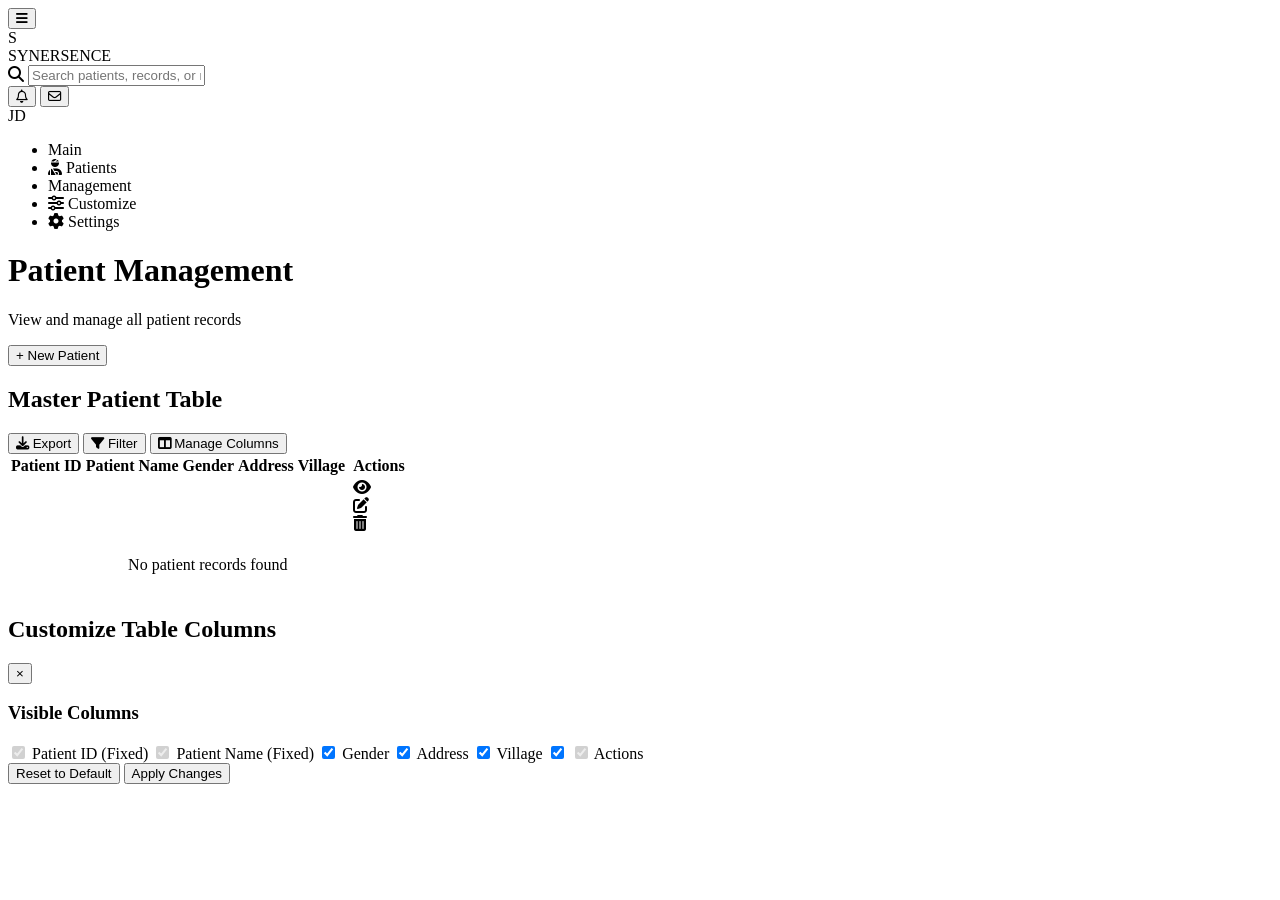
<file: SynerSence/target/classes/templates/index.html>
<!DOCTYPE html>
<html xmlns:th="http://www.thymeleaf.org">
<head>
    <meta charset="UTF-8">
    <title>Dashboard</title>

    <link rel="stylesheet"
          href="https://cdnjs.cloudflare.com/ajax/libs/font-awesome/6.5.1/css/all.min.css">

    <link rel="stylesheet" th:href="@{/css/index.css}">
    <link rel="manifest" href="/manifest.json">
    
</head>

<body>

<!-- Header -->
<header class="header">
    <div class="logo-container">
        <button class="menu-toggle" id="menuToggle">
            <i class="fas fa-bars"></i>
        </button>
        <div class="logo-icon">S</div>
        <div class="logo-text">SYNERSENCE</div>
    </div>

    <div class="search-container">
        <i class="fas fa-search search-icon"></i>
        <input type="text" class="search-input" id="searchInput"
               placeholder="Search patients, records, or reports...">
    </div>
    

    <div class="user-menu">
        <button class="header-btn" title="Notifications">
            <i class="far fa-bell"></i>
        </button>
        <button class="header-btn" title="Messages">
            <i class="far fa-envelope"></i>
        </button>
        <div class="user-avatar" title="User Profile">JD</div>
    </div>
</header>

<!-- Sidebar -->
<nav class="sidebar" id="sidebar">
    <ul class="sidebar-menu">
        <li class="sidebar-title">Main</li>
        <li class="sidebar-item">
            <!-- ✅ FIXED -->
            <a th:href="@{/}" class="sidebar-link active">
                <i class="fas fa-user-injured sidebar-icon"></i>
                <span>Patients</span>
            </a>
        </li>

        <li class="sidebar-title">Management</li>
        <li class="sidebar-item">
            <a th:href="@{/settings/customize}" class="sidebar-link">
                <i class="fas fa-sliders-h sidebar-icon"></i>
                <span>Customize</span>
            </a>
        </li>

        <li class="sidebar-item">
            <a th:href="@{/settings}" class="sidebar-link">
                <i class="fas fa-cog sidebar-icon"></i>
                <span>Settings</span>
            </a>
        </li>
    </ul>
</nav>

<!-- Main Content -->
<main class="content" id="mainContent">
    <div class="content-header">
        <div>
            <h1 class="page-title">Patient Management</h1>
            <p class="page-subtitle">View and manage all patient records</p>
        </div>
        <button class="new-btn"
		        onclick="window.location.href='/patients/new'">
		    <span class="plus">+</span> New Patient
		</button>

    </div>

    <div class="table-container">
        <div class="table-header">
            <h2 class="table-title">Master Patient Table</h2>
            <div class="table-actions">
                <button class="table-action-btn">
                    <i class="fas fa-download"></i> Export
                </button>
                <button class="table-action-btn">
                    <i class="fas fa-filter"></i> Filter
                </button>
                <button class="table-action-btn" id="manageColumnsBtn">
                    <i class="fas fa-columns"></i> Manage Columns
                </button>
            </div>
        </div>

        <table class="data-table" id="patientTable">
			            <thead>
			<tr>
			    <th>Patient ID</th>
			    <th>Patient Name</th>
			    <th>Gender</th>
			    <th>Address</th>
			    <th>Village</th>
			
			    <!-- 🔥 CUSTOM FIELDS -->
			    <th th:each="field : ${customFields}"
			        th:text="${field.labelName}">
			    </th>
			
			    <th>Actions</th>
			</tr>
			</thead>
            
            <tbody>

<tr th:each="patient : ${patients}">

    <td th:text="${patient.patientId}"></td>
    <td th:text="${patient.patientName}"></td>
    <td th:text="${patient.gender}"></td>
    <td th:text="${patient.address}"></td>
    <td th:text="${patient.village}"></td>

    <!-- 🔥 CUSTOM FIELD VALUES -->
    <td th:each="field : ${customFields}">
        <span th:text="${customValues[patient.patientId][field.id]} ?: '-'"></span>
    </td>

    <td class="action-icons">
        <div class="action-icon"><i class="fas fa-eye"></i></div>
        <div class="action-icon"><i class="fas fa-edit"></i></div>
        <div class="action-icon"><i class="fas fa-trash-alt"></i></div>
    </td>

</tr>

<tr th:if="${patients == null or #lists.isEmpty(patients)}">
    <td colspan="100%" style="text-align:center; padding:20px;">
        No patient records found
    </td>
</tr>

</tbody>
            
        </table>
    </div>
</main>

<!-- Customize Modal (unchanged, correct) -->
<div class="modal-overlay" id="customizeModal">
    <div class="modal">
        <div class="modal-header">
            <h2 class="modal-title">Customize Table Columns</h2>
            <button class="close-modal" id="closeModal">&times;</button>
        </div>

        <div class="modal-body">
          <div class="modal-section">
    <h3 class="modal-section-title">Visible Columns</h3>

    <!-- FIXED COLUMNS -->
    <label class="column-item">
        <input type="checkbox" class="column-checkbox" data-column="0" checked disabled>
        Patient ID (Fixed)
    </label>

    <label class="column-item">
        <input type="checkbox" class="column-checkbox" data-column="1" checked disabled>
        Patient Name (Fixed)
    </label>

    <label class="column-item">
        <input type="checkbox" class="column-checkbox" data-column="2" checked>
        Gender
    </label>

    <label class="column-item">
        <input type="checkbox" class="column-checkbox" data-column="3" checked>
        Address
    </label>

    <label class="column-item">
        <input type="checkbox" class="column-checkbox" data-column="4" checked>
        Village
    </label>

    <!-- 🔥 DYNAMIC CUSTOM FIELDS -->
    <label class="column-item"
           th:each="field, stat : ${customFields}">
        <input type="checkbox"
               class="column-checkbox"
               th:attr="data-column=${5 + stat.index}"
               checked>
        <span th:text="${field.labelName}"></span>
    </label>

    <label class="column-item">
        <input type="checkbox" class="column-checkbox"
               th:attr="data-column=${5 + #lists.size(customFields)}"
               checked disabled>
        Actions
    </label>
</div>
          
        <div class="modal-footer">
            <button class="btn btn-secondary" id="resetColumns">Reset to Default</button>
            <button class="btn btn-primary" id="applyColumns">Apply Changes</button>
        </div>
    </div>
</div>

<!-- JS -->
<script th:src="@{/js/index.js}"></script>
<script>
if ('serviceWorker' in navigator) {
  window.addEventListener('load', () => {
    navigator.serviceWorker.register('/service-worker.js')
      .then(reg => console.log('PWA Service Worker registered'))
      .catch(err => console.error('SW registration failed', err));
  });
}
</script>

</body>
</html>
</file>
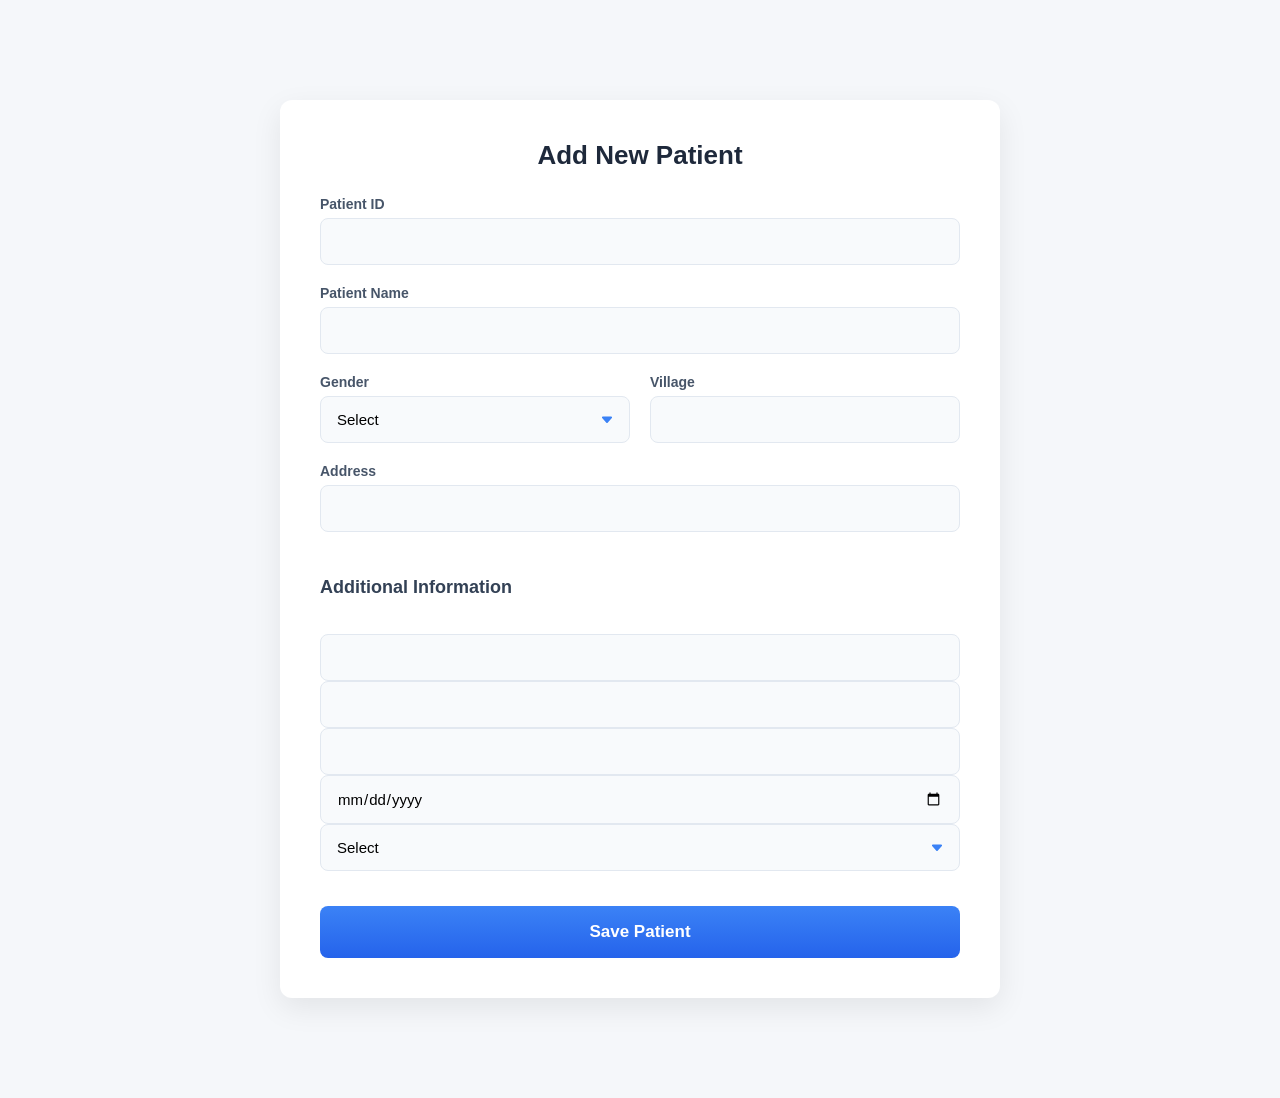
<file: SynerSence/target/classes/templates/add-patient.html>
<!DOCTYPE html>
<html xmlns:th="http://www.thymeleaf.org">
<head>
    <meta charset="UTF-8">
    <title>Add Patient</title>

    <style>
        * {
            margin: 0;
            padding: 0;
            box-sizing: border-box;
            font-family: 'Segoe UI', Tahoma, Geneva, Verdana, sans-serif;
        }

        body {
            background-color: #f5f7fa;
            color: #333;
        }

        .content {
            max-width: 720px;
            margin: 100px auto;
            background: #ffffff;
            padding: 40px;
            border-radius: 12px;
            box-shadow: 0 10px 30px rgba(0,0,0,0.08);
        }

        h2 {
            font-size: 26px;
            font-weight: 700;
            margin-bottom: 25px;
            color: #1e293b;
            text-align: center;
        }

        h3 {
            grid-column: span 2;
            margin: 25px 0 10px;
            font-size: 18px;
            color: #334155;
        }

        form {
            display: grid;
            grid-template-columns: repeat(2, 1fr);
            gap: 20px;
        }

        label {
            font-size: 14px;
            font-weight: 600;
            margin-bottom: 6px;
            display: block;
            color: #475569;
        }

        .form-group {
            display: flex;
            flex-direction: column;
        }

        .full-width {
            grid-column: span 2;
        }

        input, select {
            padding: 14px 16px;
            border: 1px solid #e2e8f0;
            border-radius: 8px;
            font-size: 15px;
            background-color: #f8fafc;
            transition: all 0.2s;
        }

        input:focus, select:focus {
            outline: none;
            border-color: #3b82f6;
            background-color: #ffffff;
            box-shadow: 0 0 0 3px rgba(59,130,246,0.15);
        }

        select {
            appearance: none;
            background-image: url("data:image/svg+xml,%3Csvg xmlns='http://www.w3.org/2000/svg' fill='%233b82f6' viewBox='0 0 16 16'%3E%3Cpath d='M7.247 11.14 2.451 5.658C1.885 5.013 2.345 4 3.204 4h9.592a1 1 0 0 1 .753 1.659l-4.796 5.48a1 1 0 0 1-1.506 0z'/%3E%3C/svg%3E");
            background-repeat: no-repeat;
            background-position: right 15px center;
            background-size: 14px;
            padding-right: 40px;
        }

        button {
            grid-column: span 2;
            margin-top: 15px;
            padding: 16px;
            font-size: 17px;
            font-weight: 600;
            color: #ffffff;
            background: linear-gradient(180deg, #3b82f6, #2563eb);
            border: none;
            border-radius: 8px;
            cursor: pointer;
            transition: all 0.2s;
        }

        button:hover {
            background: linear-gradient(180deg, #2563eb, #1d4ed8);
            transform: translateY(-2px);
            box-shadow: 0 6px 10px rgba(37,99,235,0.25);
        }

        @media (max-width: 768px) {
            form {
                grid-template-columns: 1fr;
            }

            .full-width {
                grid-column: span 1;
            }
        }
    </style>
        <link rel="manifest" href="/manifest.json">
    
</head>

<body>

<div class="content">

    <h2>Add New Patient</h2>

    <form th:action="@{/patients/save}" th:object="${patient}" method="post">

        <!-- BASIC INFO -->
        <div class="form-group full-width">
            <label>Patient ID</label>
            <input type="text" th:field="*{patientId}" required>
        </div>

        <div class="form-group full-width">
            <label>Patient Name</label>
            <input type="text" th:field="*{patientName}" required>
        </div>

        <div class="form-group">
            <label>Gender</label>
            <select th:field="*{gender}">
                <option value="">Select</option>
                <option value="Male">Male</option>
                <option value="Female">Female</option>
            </select>
        </div>

        <div class="form-group">
            <label>Village</label>
            <input type="text" th:field="*{village}">
        </div>

        <div class="form-group full-width">
            <label>Address</label>
            <input type="text" th:field="*{address}">
        </div>

        <!-- CUSTOM FIELDS -->
        <h3>Additional Information</h3>

        <div th:each="field : ${customFields}" class="form-group full-width">

            <label th:text="${field.labelName}"></label>

            <!-- TEXT -->
            <input th:if="${field.dataType == 'TEXT'}"
                   type="text"
                   th:name="'custom_' + ${field.id}"
                   th:required="${field.mandatory}" />

            <!-- NUMBER -->
            <input th:if="${field.dataType == 'NUMBER'}"
                   type="number"
                   th:name="'custom_' + ${field.id}"
                   th:required="${field.mandatory}" />

            <!-- EMAIL -->
            <input th:if="${field.dataType == 'EMAIL'}"
                   type="email"
                   th:name="'custom_' + ${field.id}"
                   th:required="${field.mandatory}" />

            <!-- DATE -->
            <input th:if="${field.dataType == 'DATE'}"
                   type="date"
                   th:name="'custom_' + ${field.id}"
                   th:required="${field.mandatory}" />

            <!-- DROPDOWN -->
            <select th:if="${field.dataType == 'DROPDOWN'}"
                    th:name="'custom_' + ${field.id}"
                    th:required="${field.mandatory}">
                <option value="">Select</option>
                <option th:each="opt : ${#strings.arraySplit(field.options, ',')}"
                        th:value="${opt}"
                        th:text="${opt}">
                </option>
            </select>

        </div>

        <button type="submit">Save Patient</button>

    </form>

</div>
</body>
</html>
</file>
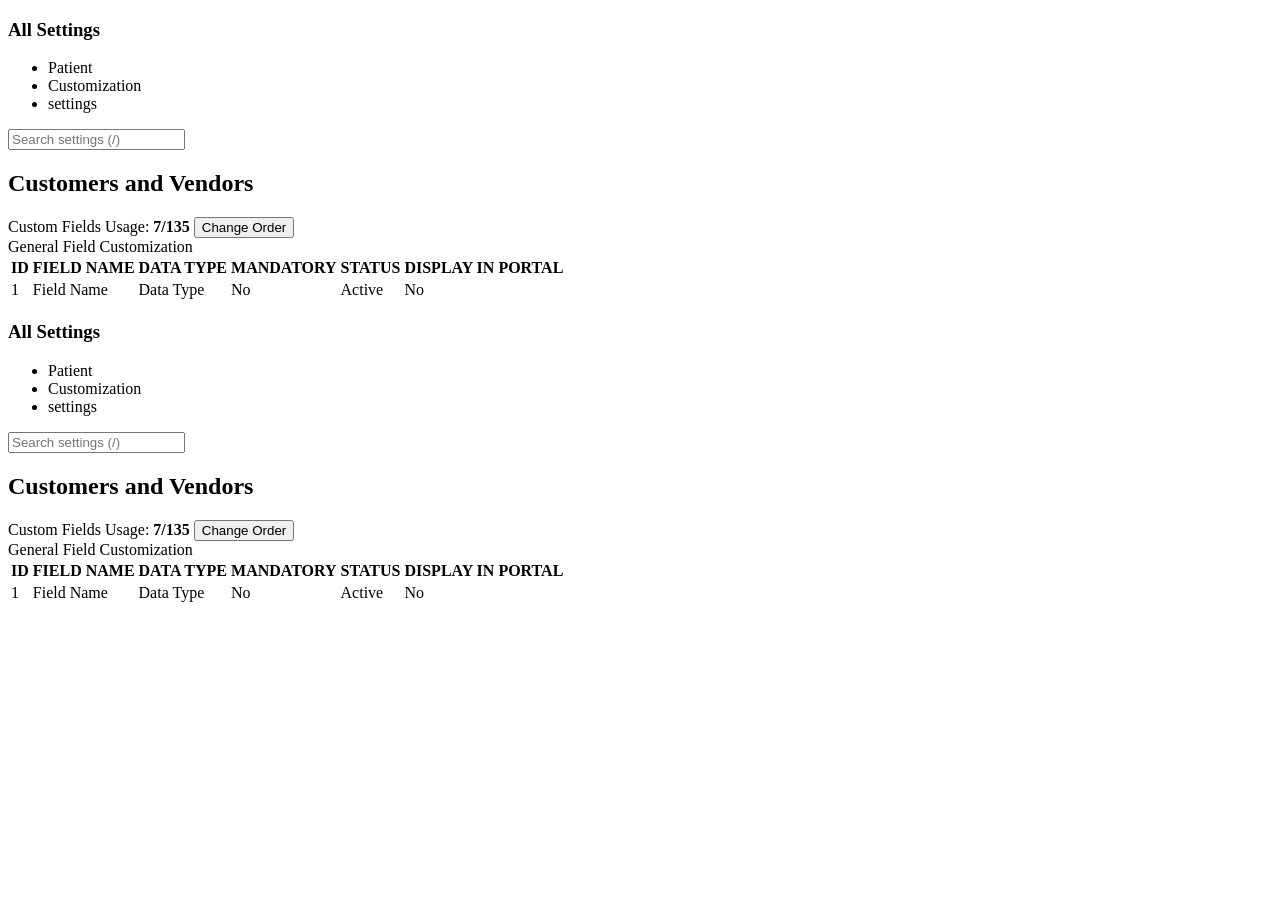
<file: SynerSence/target/classes/templates/field-customize.html>
<!DOCTYPE html>
<html lang="en" xmlns:th="http://www.thymeleaf.org">
<head>
    <meta charset="UTF-8">
    <title>Field Customization</title>

    <!-- ✅ Correct Spring Boot CSS path -->
    <link rel="stylesheet" th:href="@{/css/field-customize.css}">
        <link rel="manifest" href="/manifest.json">
    
</head>
<body>

<div class="app-container">

    <!-- Sidebar -->
    <aside class="sidebar">
        <h3 class="sidebar-title">All Settings</h3>
        <ul class="sidebar-menu">
            <li><a th:href="@{/}">Patient</a></li>
            <li><a th:href="@{/settings/customize}">Customization</a></li>
            <li><a th:href="@{/settings}">settings</a></li>
        </ul>
    </aside>

    <!-- Main Content -->
    <main class="main">

        <!-- Top Bar -->
        <div class="top-bar">
            <input type="text" placeholder="Search settings (/)" />
        </div>

        <!-- Header -->
        <div class="page-header">
            <h2>Customers and Vendors</h2>
            <div class="usage">
                <span>Custom Fields Usage: <b>7/135</b></span>
                <button>Change Order</button>
            </div>
        </div>

        <!-- Tabs -->
        <div class="tabs">
            <span>General</span>
            <span class="active">Field Customization</span>
        </div>

        <!-- Table -->
        <!-- Table -->
<table class="field-table">
    <thead>
        <tr>
            <th>ID</th> <!-- New column in front -->
            <th>FIELD NAME</th>
            <th>DATA TYPE</th>
            <th>MANDATORY</th>
            <th>STATUS</th>
            <th>DISPLAY IN PORTAL</th>
        </tr>
    </thead>

    <!-- ✅ Dynamic rows from backend -->
    <tbody>
<tr th:each="field : ${fields}">
    <td th:text="${field.id}">1</td>

    <!-- ✅ FIXED -->
    <td th:text="${field.labelName}">Field Name</td>

    <td th:text="${field.dataType}">Data Type</td>

    <td th:text="${field.mandatory ? 'Yes' : 'No'}">No</td>

    <!-- ✅ DERIVED STATUS -->
    <td th:text="${field.portal ? 'Active' : 'Inactive'}"
        th:classappend="${field.portal} ? 'active' : 'inactive'">
        Active
    </td>

    <td th:text="${field.portal ? 'Yes' : 'No'}"
        th:classappend="${field.portal} ? 'active' : 'inactive'">
        No
    </td>
</tr>
</tbody>
    
</table>


    </main>
</div>
<!DOCTYPE html>
<html lang="en" xmlns:th="http://www.thymeleaf.org">
<head>
    <meta charset="UTF-8">
    <title>Field Customization</title>

    <!-- ✅ Correct Spring Boot CSS path -->
    <link rel="stylesheet" th:href="@{/css/field-customize.css}">
        <link rel="manifest" href="/manifest.json">
    
</head>
<body>

<div class="app-container">

    <!-- Sidebar -->
    <aside class="sidebar">
        <h3 class="sidebar-title">All Settings</h3>
        <ul class="sidebar-menu">
            <li><a th:href="@{/}">Patient</a></li>
            <li><a th:href="@{/settings/customize}">Customization</a></li>
            <li><a th:href="@{/settings}">settings</a></li>
        </ul>
    </aside>

    <!-- Main Content -->
    <main class="main">

        <!-- Top Bar -->
        <div class="top-bar">
            <input type="text" placeholder="Search settings (/)" />
        </div>

        <!-- Header -->
        <div class="page-header">
            <h2>Customers and Vendors</h2>
            <div class="usage">
                <span>Custom Fields Usage: <b>7/135</b></span>
                <button>Change Order</button>
            </div>
        </div>

        <!-- Tabs -->
        <div class="tabs">
            <span>General</span>
            <span class="active">Field Customization</span>
        </div>

        <!-- Table -->
        <!-- Table -->
<table class="field-table">
    <thead>
        <tr>
            <th>ID</th> <!-- New column in front -->
            <th>FIELD NAME</th>
            <th>DATA TYPE</th>
            <th>MANDATORY</th>
            <th>STATUS</th>
            <th>DISPLAY IN PORTAL</th>
        </tr>
    </thead>

    <!-- ✅ Dynamic rows from backend -->
    <tbody>
<tr th:each="field : ${fields}">
    <td th:text="${field.id}">1</td>

    <!-- ✅ FIXED -->
    <td th:text="${field.labelName}">Field Name</td>

    <td th:text="${field.dataType}">Data Type</td>

    <td th:text="${field.mandatory ? 'Yes' : 'No'}">No</td>

    <!-- ✅ DERIVED STATUS -->
    <td th:text="${field.portal ? 'Active' : 'Inactive'}"
        th:classappend="${field.portal} ? 'active' : 'inactive'">
        Active
    </td>

    <td th:text="${field.portal ? 'Yes' : 'No'}"
        th:classappend="${field.portal} ? 'active' : 'inactive'">
        No
    </td>
</tr>
</tbody>
    
</table>

<script>
if ('serviceWorker' in navigator) {
  window.addEventListener('load', () => {
    navigator.serviceWorker.register('/service-worker.js')
      .then(reg => console.log('PWA Service Worker registered'))
      .catch(err => console.error('SW registration failed', err));
  });
}
</script>

</html>

</body>

</html>
</file>
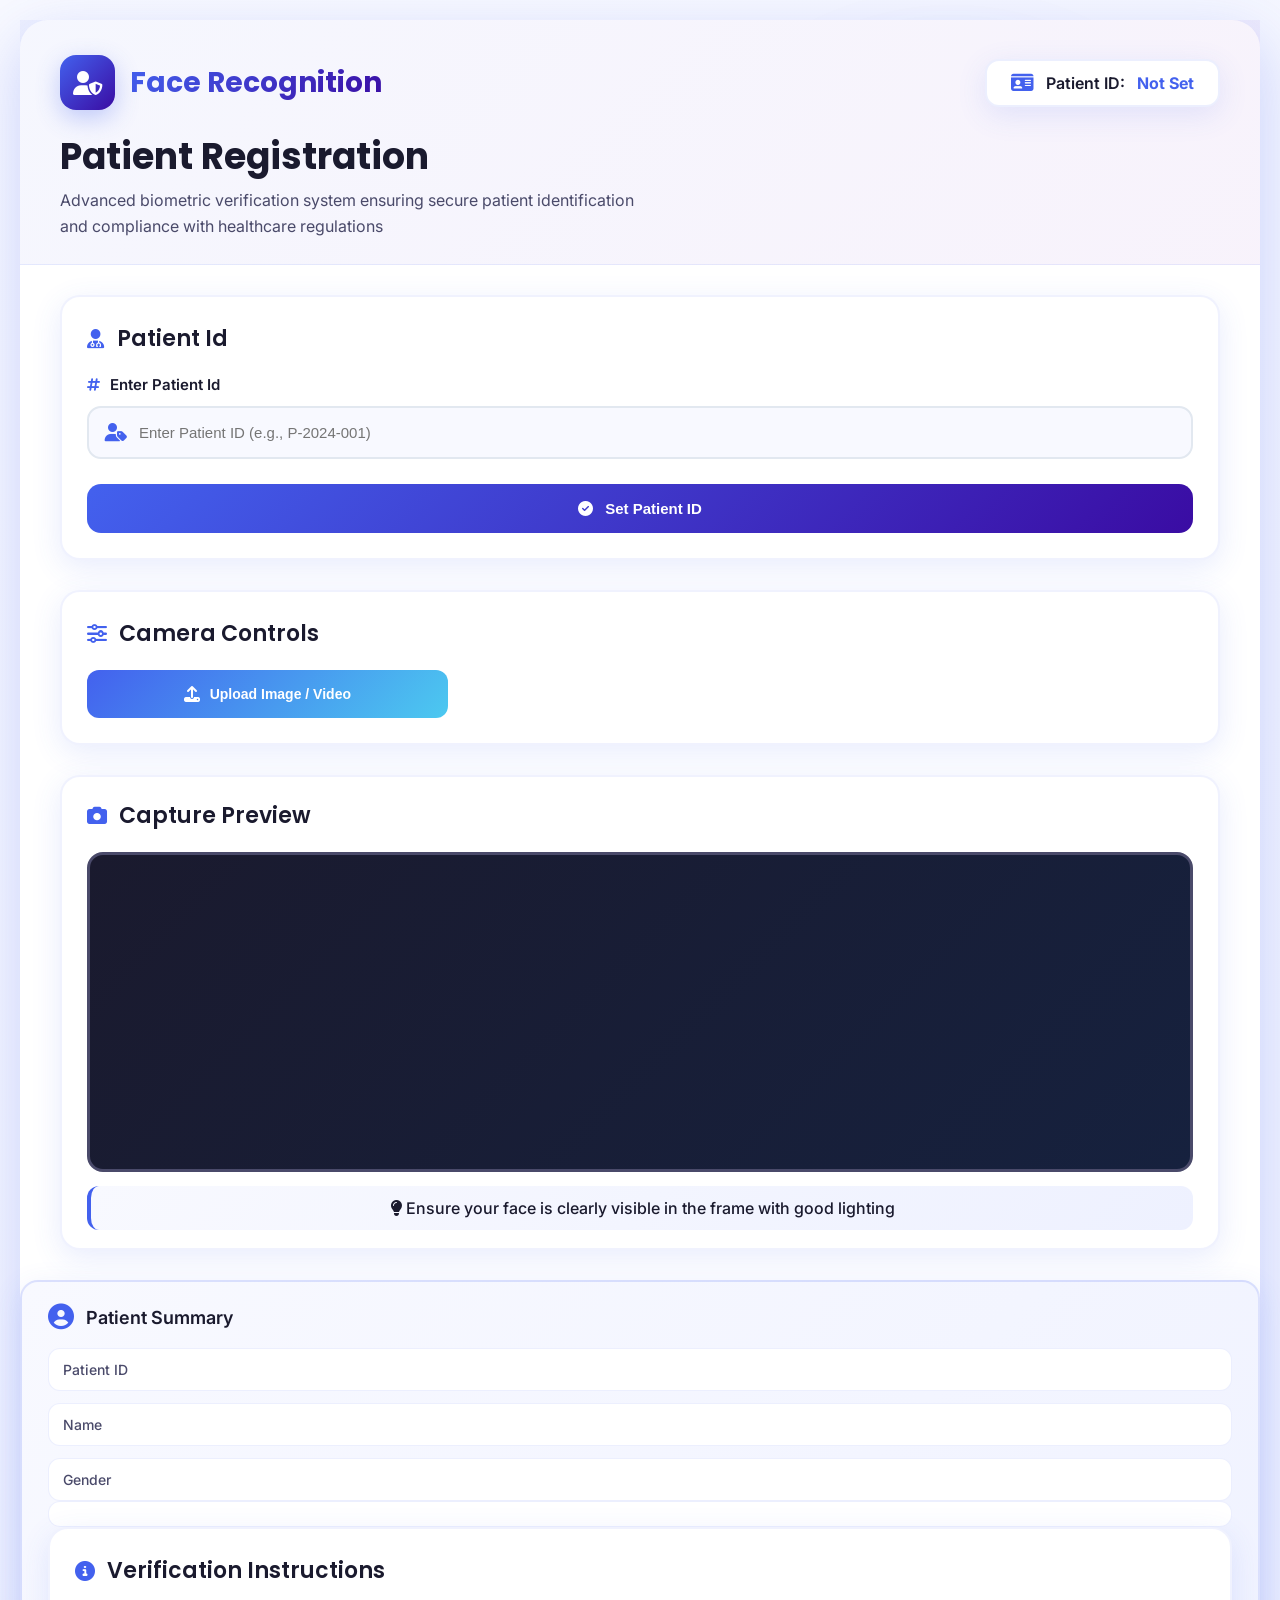
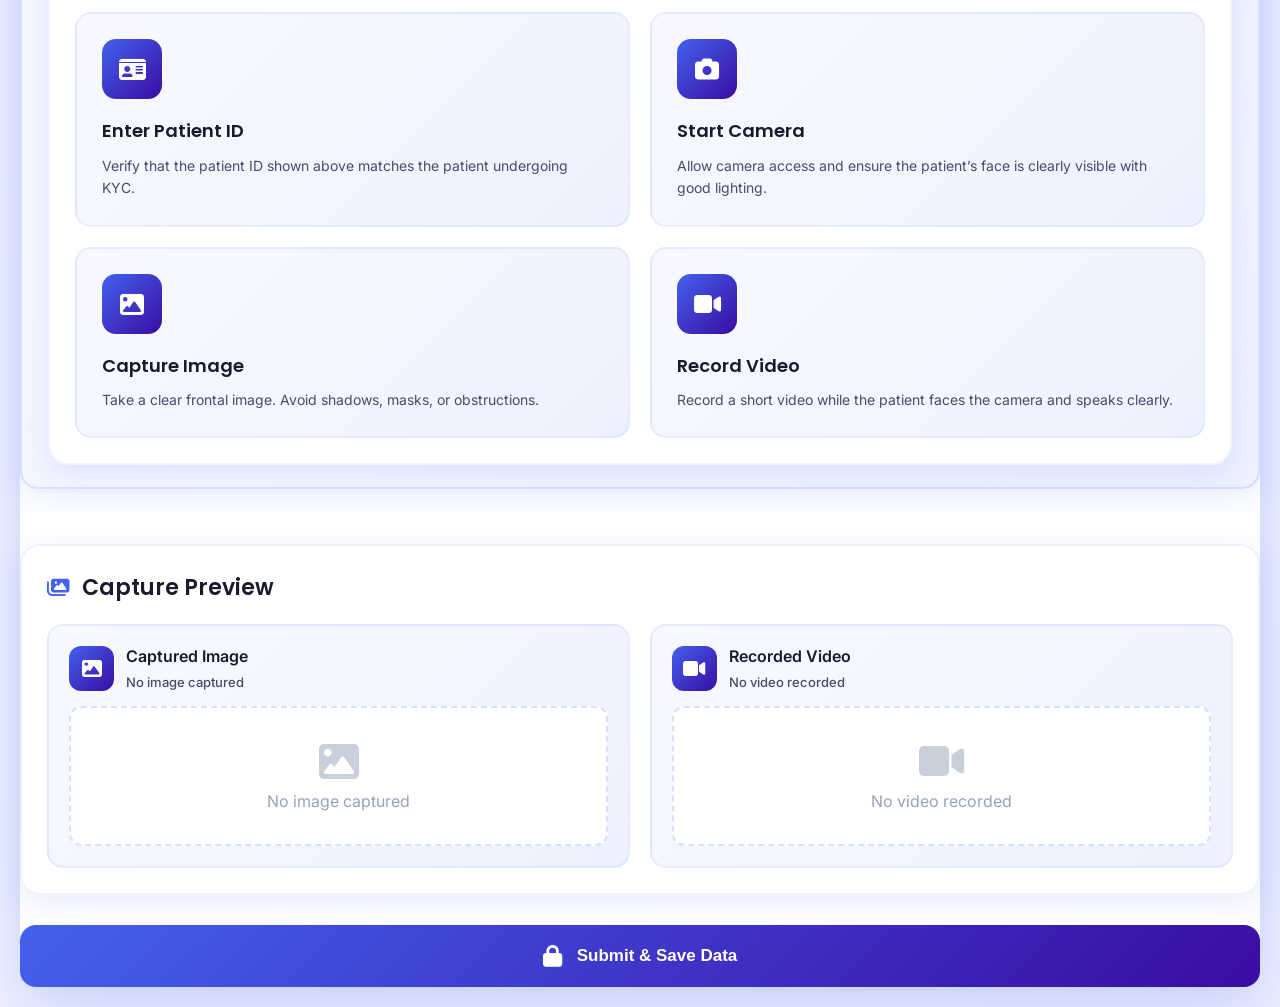
<file: SynerSence/target/classes/templates/kyc-camera.html>
<!DOCTYPE html>
<html lang="en">
<head>
    <meta charset="UTF-8">
    <meta name="viewport" content="width=device-width, initial-scale=1.0">
    <title>SecureKYC Pro | Patient Identity Verification</title>
    <link rel="stylesheet" href="https://cdnjs.cloudflare.com/ajax/libs/font-awesome/6.4.0/css/all.min.css">
    <link href="https://fonts.googleapis.com/css2?family=Inter:wght@300;400;500;600;700&family=Poppins:wght@400;500;600;700&display=swap" rel="stylesheet">
    <style>
        :root {
            --primary-gradient: linear-gradient(135deg, #4361ee 0%, #3a0ca3 100%);
            --secondary-gradient: linear-gradient(135deg, #7209b7 0%, #f72585 100%);
            --success-gradient: linear-gradient(135deg, #4cc9f0 0%, #4361ee 100%);
            --warning-gradient: linear-gradient(135deg, #f72585 0%, #b5179e 100%);
            --dark-bg: #0a0a2a;
            --card-bg: #ffffff;
            --glass-bg: rgba(255, 255, 255, 0.98);
            --text-primary: #1a1a2e;
            --text-secondary: #4a4a6a;
            --accent-blue: #4361ee;
            --accent-purple: #7209b7;
            --accent-pink: #f72585;
            --shadow-soft: 0 8px 30px rgba(67, 97, 238, 0.12);
            --shadow-medium: 0 15px 50px rgba(67, 97, 238, 0.18);
            --shadow-strong: 0 20px 60px rgba(67, 97, 238, 0.25);
        }

        * {
            margin: 0;
            padding: 0;
            box-sizing: border-box;
        }

        body {
            background: linear-gradient(135deg, #f8f9ff 0%, #eef1ff 100%);
            min-height: 100vh;
            font-family: 'Inter', sans-serif;
            display: flex;
            align-items: center;
            justify-content: center;
            padding: 20px;
            position: relative;
            overflow-x: hidden;
        }

        /* Animated Background */
        .background-effects {
            position: fixed;
            top: 0;
            left: 0;
            width: 100%;
            height: 100%;
            z-index: -1;
            overflow: hidden;
        }

        .gradient-blob {
            position: absolute;
            border-radius: 50%;
            filter: blur(60px);
            opacity: 0.15;
        }

        .blob-1 {
            width: 400px;
            height: 400px;
            background: var(--accent-blue);
            top: 10%;
            right: 10%;
            animation: float 25s infinite ease-in-out;
        }

        .blob-2 {
            width: 300px;
            height: 300px;
            background: var(--accent-purple);
            bottom: 10%;
            left: 10%;
            animation: float 30s infinite ease-in-out reverse;
        }

        @keyframes float {
            0%, 100% { transform: translate(0, 0) rotate(0deg); }
            33% { transform: translate(30px, -30px) rotate(120deg); }
            66% { transform: translate(-20px, 20px) rotate(240deg); }
        }

        /* Main Container - Perfect Grid */
        .main-container {
    display: flex;
    flex-direction: column;
    max-width: 1400px;
    width: 100%;
    background: white;
    border-radius: 28px;
    box-shadow: var(--shadow-strong);
}


        /* Left Panel - Full Height */
        .left-panel {
            background: linear-gradient(160deg, #f8f9ff 0%, #ffffff 100%);
            padding: 0;
            display: flex;
            flex-direction: column;
            height: 100%;
            border-right: 1px solid rgba(67, 97, 238, 0.1);
        }

        /* Right Panel - Full Height */
        .right-panel {
            background: linear-gradient(160deg, #ffffff 0%, #f8f9ff 100%);
            padding: 0;
            display: flex;
            flex-direction: column;
            height: 100%;
        }

        /* Header - Top Section */
        .header-section {
            padding: 35px 40px 25px;
            background: linear-gradient(135deg, rgba(67, 97, 238, 0.05) 0%, rgba(114, 9, 183, 0.05) 100%);
            border-bottom: 1px solid rgba(67, 97, 238, 0.1);
        }

        .logo-header {
            display: flex;
            align-items: center;
            justify-content: space-between;
            margin-bottom: 25px;
        }

        .logo-container {
            display: flex;
            align-items: center;
            gap: 15px;
        }

        .logo-icon {
            width: 55px;
            height: 55px;
            background: var(--primary-gradient);
            border-radius: 16px;
            display: flex;
            align-items: center;
            justify-content: center;
            font-size: 24px;
            color: white;
            box-shadow: 0 8px 25px rgba(67, 97, 238, 0.3);
        }

        .logo-text {
            font-family: 'Poppins', sans-serif;
            font-size: 28px;
            font-weight: 700;
            background: var(--primary-gradient);
            -webkit-background-clip: text;
            background-clip: text;
            color: transparent;
        }

        .patient-status {
            display: flex;
            align-items: center;
            gap: 12px;
            padding: 12px 24px;
            background: white;
            border-radius: 14px;
            box-shadow: var(--shadow-soft);
            border: 2px solid rgba(67, 97, 238, 0.1);
        }

        .status-icon {
            color: var(--accent-blue);
            font-size: 20px;
        }

        .status-text {
            font-weight: 600;
            color: var(--text-primary);
        }

        .status-value {
            font-weight: 700;
            color: var(--accent-blue);
        }

        .main-title {
            font-family: 'Poppins', sans-serif;
            font-size: 36px;
            font-weight: 700;
            color: var(--text-primary);
            margin-bottom: 10px;
            line-height: 1.2;
        }

        .main-subtitle {
            font-size: 16px;
            color: var(--text-secondary);
            line-height: 1.6;
            max-width: 600px;
        }

        /* Content Sections */
        .content-section {
            padding: 30px 40px;
            flex: 1;
            display: flex;
            flex-direction: column;
            gap: 30px;
        }

        .section-title {
            display: flex;
            align-items: center;
            gap: 12px;
            color: var(--text-primary);
            font-family: 'Poppins', sans-serif;
            font-size: 22px;
            font-weight: 600;
            margin-bottom: 20px;
        }

        .section-title i {
            color: var(--accent-blue);
            font-size: 20px;
        }

        /* Patient ID Section */
        .patient-id-section {
            background: white;
            border-radius: 20px;
            padding: 25px;
            box-shadow: var(--shadow-soft);
            border: 2px solid rgba(67, 97, 238, 0.08);
        }

        .input-group {
            margin-bottom: 25px;
        }

        .input-label {
            display: flex;
            align-items: center;
            gap: 10px;
            color: var(--text-primary);
            font-weight: 600;
            margin-bottom: 12px;
            font-size: 15px;
        }

        .input-label i {
            color: var(--accent-blue);
        }

        .input-with-icon {
            position: relative;
        }

        .input-with-icon input {
            width: 100%;
            padding: 16px 20px 16px 50px;
            border: 2px solid #e2e8f0;
            border-radius: 14px;
            font-size: 15px;
            color: var(--text-primary);
            background: #f8f9ff;
            transition: all 0.3s;
        }

        .input-with-icon input:focus {
            outline: none;
            border-color: var(--accent-blue);
            background: white;
            box-shadow: 0 0 0 4px rgba(67, 97, 238, 0.1);
        }

        .input-icon {
            position: absolute;
            left: 18px;
            top: 50%;
            transform: translateY(-50%);
            color: var(--accent-blue);
            font-size: 18px;
        }

        .btn-primary {
            background: var(--primary-gradient);
            color: white;
            border: none;
            padding: 16px;
            border-radius: 14px;
            font-size: 15px;
            font-weight: 600;
            cursor: pointer;
            display: flex;
            align-items: center;
            justify-content: center;
            gap: 12px;
            width: 100%;
            transition: all 0.3s;
            position: relative;
            overflow: hidden;
        }

        .btn-primary:hover {
            transform: translateY(-2px);
            box-shadow: 0 12px 30px rgba(67, 97, 238, 0.3);
        }

        /* Camera Controls */
        .camera-controls-section {
            background: white;
            border-radius: 20px;
            padding: 25px;
            box-shadow: var(--shadow-soft);
            border: 2px solid rgba(67, 97, 238, 0.08);
        }

        .controls-grid {
            display: grid;
            grid-template-columns: repeat(3, 1fr);
            gap: 12px;
        }

        .control-btn {
            padding: 16px;
            border: none;
            border-radius: 12px;
            font-size: 14px;
            font-weight: 600;
            cursor: pointer;
            display: flex;
            align-items: center;
            justify-content: center;
            gap: 10px;
            transition: all 0.3s;
            position: relative;
            overflow: hidden;
        }

        .control-btn i {
            font-size: 16px;
        }

        .btn-start {
            background: linear-gradient(135deg, #4361ee 0%, #4cc9f0 100%);
            color: white;
        }

        .btn-stop {
            background: linear-gradient(135deg, #f72585 0%, #b5179e 100%);
            color: white;
        }

        .btn-capture {
            background: linear-gradient(135deg, #7209b7 0%, #4361ee 100%);
            color: white;
        }

        .btn-record {
            background: linear-gradient(135deg, #4cc9f0 0%, #4361ee 100%);
            color: white;
        }

        .btn-stop-record {
            background: linear-gradient(135deg, #f72585 0%, #7209b7 100%);
            color: white;
        }

        .control-btn:hover {
            transform: translateY(-3px);
            box-shadow: 0 8px 20px rgba(0,0,0,0.15);
        }

        /* Camera Preview */
        .camera-preview-section {
    background: white;
    border-radius: 20px;
    padding: 22px 25px 18px;  /* ⬅ less bottom padding */
    box-shadow: var(--shadow-soft);
    border: 2px solid rgba(67, 97, 238, 0.08);
}


        .camera-frame {
    width: 100%;
    aspect-ratio: 16 / 9;          /* ✅ keeps perfect camera ratio */
    max-height: 320px;             /* ✅ prevents it from becoming too tall */
    background: linear-gradient(135deg, #1a1a2e 0%, #16213e 100%);
    border-radius: 16px;
    overflow: hidden;
    position: relative;
    margin-bottom: 14px;           /* 🔽 reduced spacing */
    border: 3px solid #4a4a6a;
}

        #video {
            width: 100%;
            height: 100%;
            object-fit: cover;
        }

        .camera-placeholder {
            display: flex;
            flex-direction: column;
            align-items: center;
            justify-content: center;
            height: 100%;
            color: #94a3b8;
        }

        .camera-placeholder i {
            font-size: 70px;
            margin-bottom: 20px;
            opacity: 0.6;
        }

       .camera-instruction {
    text-align: center;
    background: linear-gradient(135deg, #f8f9ff 0%, #eef1ff 100%);
    padding: 12px 16px;      /* ⬅ slimmer */
    border-radius: 12px;
    color: var(--text-primary);
    font-weight: 500;
    border-left: 4px solid var(--accent-blue);
}


        /* Right Panel Content */
        .instructions-section {
            background: white;
            border-radius: 20px;
            padding: 25px;
            box-shadow: var(--shadow-soft);
            border: 2px solid rgba(67, 97, 238, 0.08);
            height: 100%;
        }

        .instructions-grid {
            display: grid;
            grid-template-columns: repeat(2, 1fr);
            gap: 20px;
            margin-top: 25px;
        }

        .instruction-card {
            background: linear-gradient(135deg, #f8f9ff 0%, #eef1ff 100%);
            border-radius: 16px;
            padding: 25px;
            border: 2px solid rgba(67, 97, 238, 0.08);
            transition: all 0.3s;
            height: 100%;
        }

        .instruction-card:hover {
            transform: translateY(-5px);
            border-color: var(--accent-blue);
            box-shadow: var(--shadow-medium);
        }

        .instruction-icon {
            width: 60px;
            height: 60px;
            background: var(--primary-gradient);
            border-radius: 14px;
            display: flex;
            align-items: center;
            justify-content: center;
            font-size: 24px;
            color: white;
            margin-bottom: 20px;
        }

        .instruction-content h3 {
            font-family: 'Poppins', sans-serif;
            font-size: 18px;
            font-weight: 600;
            color: var(--text-primary);
            margin-bottom: 12px;
            line-height: 1.3;
        }

        .instruction-content p {
            font-size: 14px;
            color: var(--text-secondary);
            line-height: 1.6;
        }

        /* Preview Section */
        .preview-section {
            background: white;
            border-radius: 20px;
            padding: 25px;
            box-shadow: var(--shadow-soft);
            border: 2px solid rgba(67, 97, 238, 0.08);
            margin-top: 30px;
        }

        .preview-grid {
            display: grid;
            grid-template-columns: repeat(2, 1fr);
            gap: 20px;
            margin-top: 20px;
        }

        .preview-card {
            background: linear-gradient(135deg, #f8f9ff 0%, #eef1ff 100%);
            border-radius: 16px;
            padding: 20px;
            border: 2px solid rgba(67, 97, 238, 0.08);
            transition: all 0.3s;
        }

        .preview-card.active {
            border-color: var(--accent-blue);
            box-shadow: 0 10px 25px rgba(67, 97, 238, 0.15);
        }

        .preview-header {
            display: flex;
            align-items: center;
            gap: 12px;
            margin-bottom: 15px;
        }

        .preview-icon {
            width: 45px;
            height: 45px;
            background: var(--primary-gradient);
            border-radius: 12px;
            display: flex;
            align-items: center;
            justify-content: center;
            font-size: 20px;
            color: white;
        }

        .preview-title h4 {
            font-size: 16px;
            font-weight: 600;
            color: var(--text-primary);
            margin-bottom: 5px;
        }

        .preview-title span {
            font-size: 13px;
            color: var(--text-secondary);
            font-weight: 500;
        }

        .preview-content {
            height: 140px;
            background: white;
            border-radius: 12px;
            display: flex;
            align-items: center;
            justify-content: center;
            overflow: hidden;
            border: 2px dashed rgba(67, 97, 238, 0.2);
        }

        .preview-content img,
        .preview-content video {
            max-width: 100%;
            max-height: 100%;
            object-fit: contain;
        }

        .preview-placeholder {
            text-align: center;
            color: #94a3b8;
        }

        .preview-placeholder i {
            font-size: 40px;
            margin-bottom: 10px;
            opacity: 0.5;
        }

        /* Save Button */
        .save-section {
            margin-top: 30px;
        }

        .save-btn {
            background: var(--primary-gradient);
            color: white;
            border: none;
            padding: 20px;
            border-radius: 16px;
            font-size: 17px;
            font-weight: 700;
            cursor: pointer;
            display: flex;
            align-items: center;
            justify-content: center;
            gap: 15px;
            width: 100%;
            transition: all 0.3s;
            position: relative;
            overflow: hidden;
        }

        .save-btn:hover {
            transform: translateY(-3px);
            box-shadow: 0 15px 40px rgba(67, 97, 238, 0.35);
        }

        .save-btn i {
            font-size: 22px;
        }

        canvas {
            display: none;
        }

        /* Responsive Design */
        @media (max-width: 1200px) {
            .main-container {
                grid-template-columns: 1fr;
                max-width: 800px;
            }
            
            .instructions-grid,
            .preview-grid {
                grid-template-columns: 1fr;
            }
            
            .controls-grid {
                grid-template-columns: repeat(2, 1fr);
            }
        }

        @media (max-width: 768px) {
            .content-section {
                padding: 20px;
            }
            
            .header-section {
                padding: 25px 20px;
            }
            
            .main-title {
                font-size: 28px;
            }
            
            .logo-header {
                flex-direction: column;
                align-items: flex-start;
                gap: 15px;
            }
            
            .controls-grid {
                grid-template-columns: 1fr;
            }
        }

        @media (max-width: 480px) {
            .main-container {
                border-radius: 20px;
            }
            
            .section-title {
                font-size: 20px;
            }
            
            .instruction-card {
                padding: 20px;
            }
        }
        /* Patient Summary Card */
.patient-summary-card {
    background: linear-gradient(135deg, #f8f9ff 0%, #eef1ff 100%);
    border-radius: 18px;
    padding: 22px 26px;
    border: 2px solid rgba(67, 97, 238, 0.15);
    box-shadow: var(--shadow-soft);
    margin-bottom: 25px;
}

.summary-header {
    display: flex;
    align-items: center;
    gap: 12px;
    font-size: 18px;
    font-weight: 600;
    color: var(--text-primary);
    margin-bottom: 18px;
}

.summary-header i {
    font-size: 26px;
    color: var(--accent-blue);
}

.summary-body {
    display: flex;
    flex-direction: column;
    gap: 12px;
}

.summary-row {
    display: flex;
    justify-content: space-between;
    padding: 12px 14px;
    background: white;
    border-radius: 12px;
    font-size: 14px;
    border: 1px solid rgba(67, 97, 238, 0.1);
}

.summary-row .label {
    color: var(--text-secondary);
    font-weight: 500;
}

.summary-row .value {
    color: var(--text-primary);
    font-weight: 600;
}
    
/* ===============================
 Complaint Section Styling
=============================== */

.complaint-container {
    display: none;                     /* ✅ FIXED */
    grid-template-columns: 1fr 2.5fr;
    gap: 18px;
    margin-top: 35px;
    background: var(--glass-bg);
    padding: 20px;
    border-radius: 18px;
    box-shadow: var(--shadow-soft);
    border: 2px solid rgba(67, 97, 238, 0.08);
    height: 264px;
}

/* LEFT SIDE */
.complaint-list {
    display: flex;
    flex-direction: column;
}

.complaint-title {
    font-weight: 600;
    margin-bottom: 10px;
    color: var(--text-primary);
}

.complaint-scroll {
    height: 170px;
    overflow-y: auto;
    background: white;
    border-radius: 14px;
    padding: 10px;
    border: 1px solid rgba(67, 97, 238, 0.15);
}

.complaint-scroll label {
    display: block;
    padding: 8px 10px;
    font-size: 14px;
    border-radius: 8px;
    cursor: pointer;
    color: var(--text-secondary);
    transition: 0.2s ease;          /* ✅ smooth hover */
}

.complaint-scroll label:hover {
    background: #eef1ff;
    color: var(--accent-blue);
}

/* RIGHT SIDE */
.complaint-dropdowns {
    display: grid;
    grid-template-columns: repeat(4, 1fr);
    gap: 14px;
    align-items: start;              /* ✅ correct */
}

.dropdown-box {
    display: flex;
    flex-direction: column;
    gap: 6px;
}

.dropdown-box span {
    font-size: 13px;
    font-weight: 600;
    color: var(--text-primary);
}

.dropdown-box select,
.dropdown-box input {
    padding: 12px 14px;
    border-radius: 10px;
    border: 1.5px solid #dbe2ff;
    background: #f8f9ff;
    font-size: 14px;
    transition: 0.2s ease;          /* ✅ smooth focus */
}

.dropdown-box select:focus,
.dropdown-box input:focus {
    outline: none;
    border-color: var(--accent-blue);
    background: white;
}

/* Full width bottom section */
.bottom-complaint-wrapper {
    grid-column: 1 / -1;
    padding: 20px 0 0;              /* ✅ reduced padding */
}

/* RESPONSIVE */
@media (max-width: 900px) {
    .complaint-container {
        grid-template-columns: 1fr;
    }

    .complaint-dropdowns {
        grid-template-columns: 1fr 1fr;
    }
}

@media (max-width: 500px) {
    .complaint-dropdowns {
        grid-template-columns: 1fr;
    }
}
/* Bottom button wrapper */
.bottom-action {
    grid-column: 1 / -1;              /* full width */
    display: flex;
    justify-content: flex-end;        /* right aligned */
    margin-top: 25px;
}

/* Designer Button */
.generate-btn {
    display: flex;
    align-items: center;
    gap: 10px;

    padding: 14px 28px;
    font-size: 15px;
    font-weight: 600;

    border: none;
    border-radius: 14px;

    color: white;
    cursor: pointer;

    background: linear-gradient(135deg, #4361ee, #3a0ca3);
    box-shadow: 0 10px 25px rgba(67, 97, 238, 0.35);

    transition: all 0.3s ease;
    position: relative;
    margin-top: 21px;
    top: 35px;
    right: 68px;
    margin-bottom: 7px;
}

/* Hover */
.generate-btn:hover {
    transform: translateY(-3px);
    box-shadow: 0 15px 35px rgba(67, 97, 238, 0.45);
    background: linear-gradient(135deg, #3a0ca3, #4361ee);
}

/* Active (click) */
.generate-btn:active {
    transform: scale(0.97);
}

/* Icon size */
.generate-btn i {
    font-size: 18px;
}
/* TEMPORARY: Disable camera buttons */
.camera-disabled .btn-start,
.camera-disabled .btn-stop,
.camera-disabled .btn-capture,
.camera-disabled .btn-record,
.camera-disabled .btn-stop-record {
    display: none;
}
.btn-upload {
    background: linear-gradient(135deg, #4361ee 0%, #4cc9f0 100%);
    color: white;
}

 
    </style>
</head>
<body>
 
    <!-- Background Effects -->
    <div class="background-effects">
        <div class="gradient-blob blob-1"></div>
        <div class="gradient-blob blob-2"></div>
    </div>

    <!-- Main Container -->
    <div class="main-container">
    	 
            <!-- Header -->
            <div class="header-section">
                <div class="logo-header">
                    <div class="logo-container">
                        <div class="logo-icon">
                            <i class="fas fa-user-shield"></i>
                        </div>
                        <div class="logo-text">Face Recognition</div>
                    </div>
                    
                    <div class="patient-status">
                        <i class="fas fa-id-card status-icon"></i>
                        <span class="status-text">Patient ID:</span>
                        <span class="status-value" id="currentPatientId">Not Set</span>
                    </div>
                </div>
                
                <h1 class="main-title">Patient Registration</h1>
                <p class="main-subtitle">Advanced biometric verification system ensuring secure patient identification and compliance with healthcare regulations</p>
            </div>

            <!-- Content -->
            <div class="content-section">
                <!-- Patient ID Section -->
                <div class="patient-id-section">
                    <h2 class="section-title">
                        <i class="fas fa-user-md"></i>
                        Patient Id
                    </h2>
                    
                    <div class="input-group">
                        <div class="input-label">
                            <i class="fas fa-hashtag"></i>
                            <span>Enter Patient Id</span>
                        </div>
                        <div class="input-with-icon">
                            <i class="fas fa-user-tag input-icon"></i>
                            <input type="text" id="patientId" placeholder="Enter Patient ID (e.g., P-2024-001)">
                        </div>
                    </div>
                    
                    <button class="btn-primary" onclick="setPatientId()">
                        <i class="fas fa-check-circle"></i>
                        Set Patient ID
                    </button>
                </div>

                <!-- Camera Controls -->
                <div class="camera-controls-section">
                    <h2 class="section-title">
                        <i class="fas fa-sliders-h"></i>
                        Camera Controls
                    </h2>
                    
                    <div class="controls-grid camera-disabled">
<!--                     <button class="control-btn btn-capture" onclick="triggerUpload()">
 -->  
 <button class="control-btn btn-upload" onclick="triggerUpload()">
 
   <i class="fas fa-upload"></i>
    Upload Image / Video
</button>

<input type="file"
       id="uploadInput"
       accept="image/*,video/*"
       style="display:none"
       onchange="handleUpload(event)">
                    
                        <button class="control-btn btn-start" onclick="startCamera()">
                            <i class="fas fa-video"></i>
                            Start Camera
                        </button>
                        <button class="control-btn btn-stop" onclick="stopCamera()">
                            <i class="fas fa-stop"></i>
                            Stop Camera
                        </button>
                        <button class="control-btn btn-capture" onclick="captureImage()">
                            <i class="fas fa-camera"></i>
                            Capture Image
                        </button>
                        <button class="control-btn btn-record" onclick="startVideo()">
                            <i class="fas fa-circle"></i>
                            Start Recording
                        </button>
                        <button class="control-btn btn-stop-record" onclick="stopVideo()">
                            <i class="fas fa-stop-circle"></i>
                            Stop Recording
                        </button>
                        
                    </div>
                </div>

                <!-- Camera Preview -->
                <div class="camera-preview-section">
                    <h2 class="section-title">
                        <i class="fas fa-camera"></i>
                        Capture Preview
                    </h2>
                    
                    <div class="camera-frame">
                        <video id="video" autoplay muted></video>
                        <div class="camera-placeholder" id="cameraPlaceholder">
                            <i class="fas fa-video"></i>
                            <p>Camera feed will appear here</p>
                        </div>
                    </div>
                    
                    <div class="camera-instruction">
                        <i class="fas fa-lightbulb"></i>
                        Ensure your face is clearly visible in the frame with good lighting
                    </div>
                </div>
            </div>
        

       <!-- Right Panel -->

        <!-- Patient Summary Card -->
        <div class="patient-summary-card" th:if="${patient != null}">
            <div class="summary-header">
                <i class="fas fa-user-circle"></i>
                <span>Patient Summary</span>
            </div>

            <div class="summary-body">
                <div class="summary-row">
                    <span class="label">Patient ID</span>
                    <span class="value" th:text="${patient.patientId}"></span>
                </div>
                <div class="summary-row">
                    <span class="label">Name</span>
                    <span class="value" th:text="${patient.patientName}"></span>
                </div>
                <div class="summary-row">
                    <span class="label">Gender</span>
                    <span class="value" th:text="${patient.gender}"></span>
                </div>
            </div>
            <!-- Dynamic Patient Fields -->
<div th:if="${dynamicFields != null}">
    <div th:each="entry : ${dynamicFields}">
        <div class="summary-row">
            <span class="label" th:text="${entry.key}"></span>
            <span class="value" th:text="${entry.value}"></span>
        </div>
    </div>
</div>
            
    
        

        <!-- Instructions -->
        <div class="instructions-section">
            <h2 class="section-title">
                <i class="fas fa-info-circle"></i>
                Verification Instructions
            </h2>

            <div class="instructions-grid">
                <div class="instruction-card">
                    <div class="instruction-icon">
                        <i class="fas fa-id-card"></i>
                    </div>
                    <div class="instruction-content">
                        <h3>Enter Patient ID</h3>
                        <p>Verify that the patient ID shown above matches the patient undergoing KYC.</p>
                    </div>
                </div>

                <div class="instruction-card">
                    <div class="instruction-icon">
                        <i class="fas fa-camera"></i>
                    </div>
                    <div class="instruction-content">
                        <h3>Start Camera</h3>
                        <p>Allow camera access and ensure the patient’s face is clearly visible with good lighting.</p>
                    </div>
                </div>

                <div class="instruction-card">
                    <div class="instruction-icon">
                        <i class="fas fa-image"></i>
                    </div>
                    <div class="instruction-content">
                        <h3>Capture Image</h3>
                        <p>Take a clear frontal image. Avoid shadows, masks, or obstructions.</p>
                    </div>
                </div>

                <div class="instruction-card">
                    <div class="instruction-icon">
                        <i class="fas fa-video"></i>
                    </div>
                    <div class="instruction-content">
                        <h3>Record Video</h3>
                        <p>Record a short video while the patient faces the camera and speaks clearly.</p>
                    </div>
                </div>
            </div>
          </div>
        </div>

       
       
                <!-- Preview Section -->
                <div class="preview-section">
                    <h2 class="section-title">
                        <i class="fas fa-images"></i>
                        Capture Preview
                    </h2>
                    
                    <div class="preview-grid">
                        <div class="preview-card" id="imagePreviewCard">
                            <div class="preview-header">
                                <div class="preview-icon">
                                    <i class="fas fa-image"></i>
                                </div>
                                <div class="preview-title">
                                    <h4>Captured Image</h4>
                                    <span id="imageStatus">No image captured</span>
                                </div>
                            </div>
                            <div class="preview-content" id="imagePreview">
                                <div class="preview-placeholder">
                                    <i class="fas fa-image"></i>
                                    <p>No image captured</p>
                                </div>
                            </div>
                        </div>
                        
                        <div class="preview-card" id="videoPreviewCard">
                            <div class="preview-header">
                                <div class="preview-icon">
                                    <i class="fas fa-video"></i>
                                </div>
                                <div class="preview-title">
                                    <h4>Recorded Video</h4>
                                    <span id="videoStatus">No video recorded</span>
                                </div>
                            </div>
                            <div class="preview-content" id="videoPreview">
                                <div class="preview-placeholder">
                                    <i class="fas fa-video"></i>
                                    <p>No video recorded</p>
                                </div>
                            </div>
                        </div>
                    </div>
                </div>

                <!-- Save Button -->
<div class="save-section">
    <button class="save-btn" onclick="saveKyc()">
        <i class="fas fa-lock"></i>
        Submit & Save Data
    </button>
</div>

<!-- ===============================
Complaint Details Container
=============================== -->

<div class="complaint-container">

    <!-- LEFT: Scrollable Complaint List -->
    <div class="complaint-list">
        <div class="complaint-title">Complaints</div>
       <div class="complaint-scroll" id="complaintScroll">     
        </div>
    </div>

    <!-- RIGHT: Horizontal Dropdowns -->
    <div class="complaint-dropdowns">

        <div class="dropdown-box">
            <span>Frequency</span>
            <select>
                <option>Hrs</option>
                <option>Daily</option>
                <option>Weekly</option>
                <option>Monthly</option>
                <option>Yearly</option>
            </select>
        </div>

        <div class="dropdown-box">
            <span>Severity</span>
            <select>
                <option>Low</option>
                <option>Medium</option>
                <option>Moderate</option>
                <option>High</option>
                <option>Extremely High</option>
            </select>
        </div>

        <div class="dropdown-box">
            <span>Duration</span>
            <select>
                <option>Days</option>
                <option>Weeks</option>
                <option>Months</option>
                <option>Year</option>
            </select>
        </div>

        <div class="dropdown-box">
            <span>Date</span>
            <input type="date">
        </div>

        <!-- ✅ Doctor Detail Textbox -->
        <div class="dropdown-box full-width">
            <span>Doctor Detail</span>
            <input type="text" placeholder="Dr. Name, Qualification">
        </div>

        <!-- ✅ Styled Button -->
        <form action="/prescription" method="get" class="btn-area">
            <input type="hidden" name="patientId" th:value="${patient.patientId}">
            <div class="bottom-action">
    <button type="submit" class="generate-btn">
        <i class="fa-solid fa-file-prescription"></i>
        Generate Prescription
    </button>
</div>

        </form>

    </div>

</div>


    <canvas id="canvas"></canvas>
    
   
    <script th:inline="javascript">
    const complaintsPool1 = [
        "Chronic Constipation",
        "Lower Back Pain",
        "Heat in Body",
        "Nose Block",
        "Sinus"
        ];
    const complaintsPool2 = [
        "Low appelite",
        "Hair fall",
        "Testless Mouth",
        "Low energy"
        ];
    const complaintsPool3 = [
        "Low appelite",
        "acidity",
        "Testless Mouth",
        "No weight gain"
        ];
    const complaintsPool4 = [
        "Fequent Uti ",
        "Leg pain",
        "Feel lessy",
        "low energy"
        ];
 // ✅ ALL POOLS TOGETHER
    const allComplaintPools = [
        complaintsPool1,
        complaintsPool2,
        complaintsPool3,
        complaintsPool4
    ];

    function loadRandomComplaints() {
        const container = document.getElementById("complaintScroll");
        if (!container) return;

        container.innerHTML = "";

        // ✅ Pick random pool
        const randomPool =
            allComplaintPools[Math.floor(Math.random() * allComplaintPools.length)];

        randomPool.forEach(item => {
            const label = document.createElement("label");
            label.textContent = item;
            container.appendChild(label);
        });
    }
    
document.addEventListener("DOMContentLoaded", () => {
    // ===== GLOBAL VARIABLES =====
    let stream;
    let mediaRecorder;
    let recordedChunks = [];
    let imageBase64 = "";
    let videoBase64 = "";
    let currentPatientId = "";  // must be global
    let isRecording = false;

    const video = document.getElementById("video");
    const canvas = document.getElementById("canvas");
    const ctx = canvas.getContext("2d");
    const cameraPlaceholder = document.getElementById("cameraPlaceholder");
    const imagePreview = document.getElementById("imagePreview");
    const videoPreview = document.getElementById("videoPreview");
    const currentPatientIdElement = document.getElementById("currentPatientId");
    const imageStatusElement = document.getElementById("imageStatus");
    const videoStatusElement = document.getElementById("videoStatus");
    const imagePreviewCard = document.getElementById("imagePreviewCard");
    const videoPreviewCard = document.getElementById("videoPreviewCard");

    // ===== THYMELEAF PATIENT ID AUTO SET =====
    const patientIdFromServer = /*[[${patientId}]]*/ null;
    if (patientIdFromServer) {
        currentPatientId = patientIdFromServer;
        document.getElementById("patientId").value = patientIdFromServer;
        currentPatientIdElement.innerText = patientIdFromServer;

        const setBtn = document.querySelector(".btn-primary");
        if (setBtn) setBtn.style.display = "none";
    }

    // ===== FUNCTIONS =====

    function setPatientId() {
        const patientIdInput = document.getElementById("patientId");
        const patientId = patientIdInput.value.trim();
        if (!patientId) {
            showNotification("Please enter a Patient ID", "warning");
            return;
        }
        currentPatientId = patientId;
        currentPatientIdElement.textContent = patientId;

        const statusElement = document.querySelector('.patient-status');
        if (statusElement) {
            statusElement.style.transform = 'scale(1.05)';
            setTimeout(() => statusElement.style.transform = 'scale(1)', 300);
        }

        showNotification(`Patient ID set to: ${patientId}`, "success");
    }

    function startCamera() {
        if (!currentPatientId) {
            showNotification("Please set Patient ID first", "warning");
            return;
        }
        navigator.mediaDevices.getUserMedia({ 
            video: { width: { ideal: 1280 }, height: { ideal: 720 }, facingMode: 'user' }, 
            audio: true 
        })
        .then(s => {
            stream = s;
            video.srcObject = stream;
            video.style.display = "block";
            cameraPlaceholder.style.display = "none";

            const cameraFrame = document.querySelector('.camera-frame');
            if (cameraFrame) {
                cameraFrame.style.borderColor = '#4361ee';
                cameraFrame.style.transform = 'scale(1.02)';
                setTimeout(() => cameraFrame.style.transform = 'scale(1)', 300);
            }

            showNotification("Camera started successfully", "success");
        })
        .catch(err => {
            showNotification("Camera access denied! Please allow permissions.", "error");
            console.error(err);
        });
    }

    function stopCamera() {
        if (stream) {
            stream.getTracks().forEach(track => track.stop());
            video.srcObject = null;
            video.style.display = "none";
            cameraPlaceholder.style.display = "flex";

            const cameraFrame = document.querySelector('.camera-frame');
            if (cameraFrame) cameraFrame.style.borderColor = '';

            showNotification("Camera stopped", "info");
        }
    }

    function captureImage() {
        if (!stream) {
            showNotification("Start camera first", "warning");
            return;
        }

        const cameraFrame = document.querySelector('.camera-frame');
        if (cameraFrame) {
            cameraFrame.style.filter = 'brightness(1.5)';
            setTimeout(() => cameraFrame.style.filter = 'brightness(1)', 300);
        }

        canvas.width = video.videoWidth;
        canvas.height = video.videoHeight;
        ctx.drawImage(video, 0, 0);
        imageBase64 = canvas.toDataURL("image/png", 0.9);

        imagePreview.innerHTML = `<img src="${imageBase64}" alt="Captured Image">`;
        imagePreviewCard.classList.add('active');

        imageStatusElement.textContent = "Image captured ✓";
        showNotification("Image captured successfully", "success");
    }

    function startVideo() {
        if (!stream) {
            showNotification("Start camera first", "warning");
            return;
        }
        recordedChunks = [];
        mediaRecorder = new MediaRecorder(stream);
        mediaRecorder.ondataavailable = e => recordedChunks.push(e.data);
        mediaRecorder.start();
        isRecording = true;

        const recordBtn = document.querySelector('.btn-record');
        if (recordBtn) {
            recordBtn.innerHTML = '<i class="fas fa-circle" style="color:#f72585"></i> Recording...';
            recordBtn.style.background = 'linear-gradient(135deg, #f72585 0%, #b5179e 100%)';
        }
        videoStatusElement.textContent = "Recording...";
        showNotification("Video recording started", "info");
    }

    function stopVideo() {
        if (mediaRecorder && isRecording) {
            mediaRecorder.stop();
            mediaRecorder.onstop = () => {
                const blob = new Blob(recordedChunks, { type: "video/webm" });
                const reader = new FileReader();
                reader.onloadend = () => {
                    videoBase64 = reader.result;
                    videoPreview.innerHTML = `<video controls><source src="${videoBase64}" type="video/webm"></video>`;
                    videoPreviewCard.classList.add('active');

                    const recordBtn = document.querySelector('.btn-record');
                    if (recordBtn) {
                        recordBtn.innerHTML = '<i class="fas fa-circle"></i> Start Recording';
                        recordBtn.style.background = '';
                    }

                    videoStatusElement.textContent = "Video recorded ✓";
                    showNotification("Video recorded successfully", "success");
                };
                reader.readAsDataURL(blob);
            };
            isRecording = false;
        }
    }

    function saveKyc() {
        /* if (!currentPatientId) return showNotification("Please set Patient ID first", "warning");
        if (!imageBase64) return showNotification("Please capture an image before saving", "warning");
 */
        const saveBtn = document.querySelector(".save-btn");
        const originalText = saveBtn.innerHTML;
        saveBtn.innerHTML = '<i class="fas fa-spinner fa-spin"></i> Securing Data...';
        saveBtn.disabled = true;

        setTimeout(() => {
            fetch("/api/kyc/save", {
                method: "POST",
                headers: { "Content-Type": "application/json" },
                body: JSON.stringify({ patientId: currentPatientId, imageBase64, videoBase64 })
            })
            .then(res => res.ok ? res.text() : Promise.reject("Server error"))
            .then(msg => {
                showNotification("KYC data saved successfully!", "success");

                loadRandomComplaints();
                
                const complaintSection = document.querySelector('.complaint-container');
                if (complaintSection) {
                    complaintSection.style.display = "grid";
                    complaintSection.scrollIntoView({ behavior: "smooth", block: "start" });
                    complaintSection.style.opacity = "0";
                    complaintSection.style.transform = "translateY(20px)";
                    setTimeout(() => {
                        complaintSection.style.transition = "all 0.4s ease";
                        complaintSection.style.opacity = "1";
                        complaintSection.style.transform = "translateY(0)";
                    }, 100);
                }
            })
            .catch(err => {
                showNotification("Failed to save KYC data. Please try again.", "error");
                console.error(err);
            })
            .finally(() => {
                saveBtn.innerHTML = originalText;
                saveBtn.disabled = false;
            });
        }, 1500);
    }

    function showNotification(message, type) {
        const notification = document.createElement('div');
        notification.className = 'notification';
        let icon = 'info-circle', color = '#4361ee';

        switch(type){
            case 'success': icon='check-circle'; color='#4cc9f0'; break;
            case 'error': icon='exclamation-circle'; color='#f72585'; break;
            case 'warning': icon='exclamation-triangle'; color='#7209b7'; break;
        }

        notification.innerHTML = `<i class="fas fa-${icon}"></i><span>${message}</span>`;
        notification.style.cssText = `
            position: fixed; top: 20px; right: 20px;
            background: white; color: ${color};
            padding: 18px 25px; border-radius: 14px;
            display: flex; align-items: center; gap: 12px;
            box-shadow: 0 15px 40px rgba(0,0,0,0.15);
            z-index: 10000; font-weight: 600;
            border: 2px solid ${color}20;
            animation: slideIn 0.3s ease-out;
        `;
        document.body.appendChild(notification);
        setTimeout(() => {
            notification.style.animation = 'slideOut 0.3s ease-out forwards';
            setTimeout(() => notification.remove(), 300);
        }, 3000);
    }

    // Add slide animations
    const style = document.createElement('style');
    style.textContent = `
        @keyframes slideIn { from { transform: translateX(100%); opacity: 0; } to { transform: translateX(0); opacity: 1; } }
        @keyframes slideOut { from { transform: translateX(0); opacity: 1; } to { transform: translateX(100%); opacity: 0; } }
    `;
    document.head.appendChild(style);

    // Expose functions globally
    window.setPatientId = setPatientId;
    window.startCamera = startCamera;
    window.stopCamera = stopCamera;
    window.captureImage = captureImage;
    window.startVideo = startVideo;
    window.stopVideo = stopVideo;
    window.saveKyc = saveKyc;
});

function triggerUpload() {
    document.getElementById("uploadInput").click();
}

function handleUpload(event) {
    const file = event.target.files[0];
    if (!file) return;

    const fileType = file.type;

    // IMAGE UPLOAD
    if (fileType.startsWith("image/")) {
        const reader = new FileReader();
        reader.onload = () => {
            imageBase64 = reader.result;

            imagePreview.innerHTML = `<img src="${imageBase64}" alt="Uploaded Image">`;
            imagePreviewCard.classList.add("active");
            imageStatusElement.textContent = "Image uploaded ✓";

            showNotification("Image uploaded successfully", "success");
        };
        reader.readAsDataURL(file);
    }

    // VIDEO UPLOAD
    else if (fileType.startsWith("video/")) {
        const reader = new FileReader();
        reader.onload = () => {
            videoBase64 = reader.result;

            videoPreview.innerHTML = `
                <video controls>
                    <source src="${videoBase64}">
                </video>
            `;
            videoPreviewCard.classList.add("active");
            videoStatusElement.textContent = "Video uploaded ✓";

            showNotification("Video uploaded successfully", "success");
        };
        reader.readAsDataURL(file);
    }

    else {
        showNotification("Unsupported file type", "warning");
    }
}

</script>

    
</body>
</html>
</file>
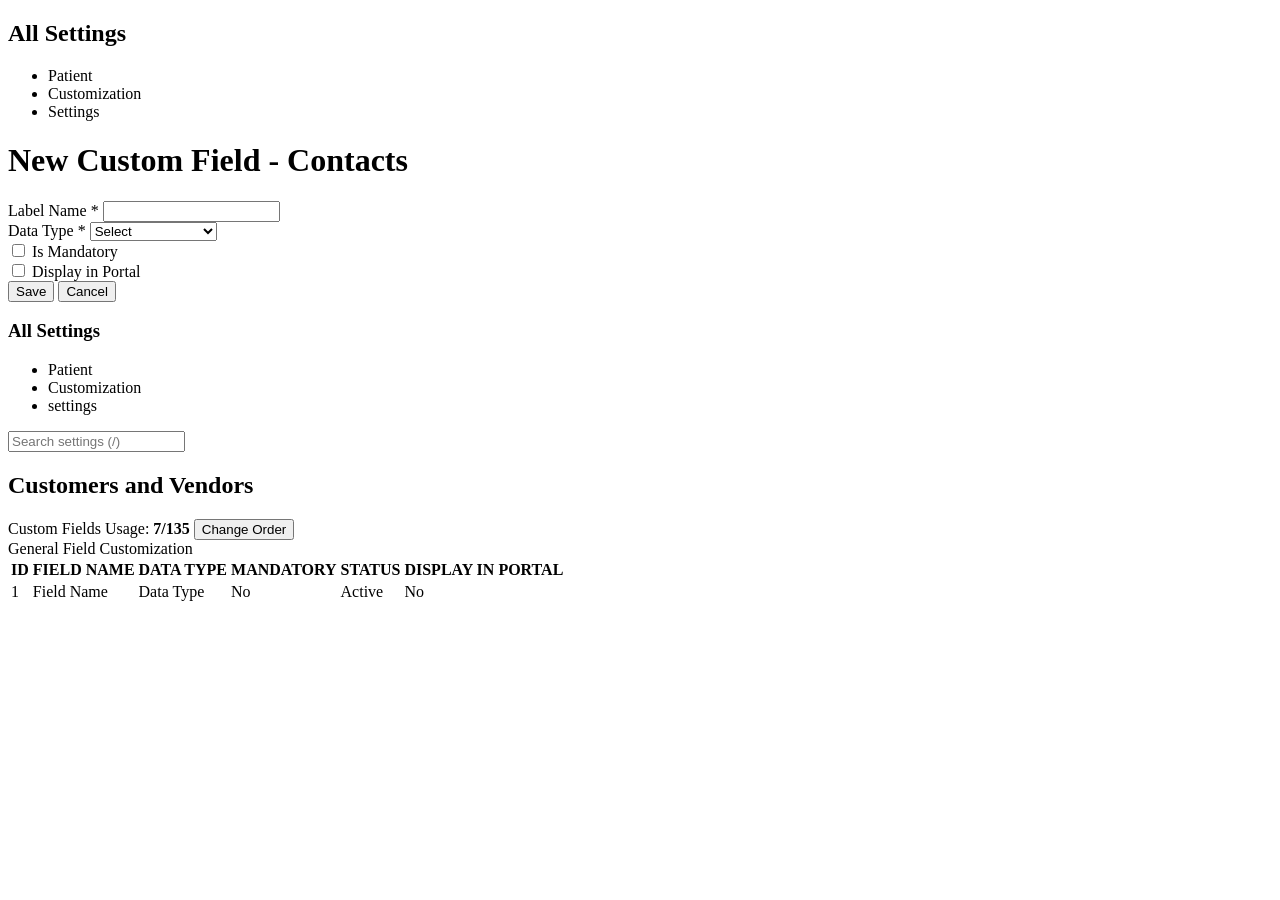
<file: SynerSence/target/classes/templates/setting.html>
<!DOCTYPE html>
<html lang="en" xmlns:th="http://www.thymeleaf.org">
<head>
    <meta charset="UTF-8">
    <title>New Custom Field - Contacts</title>
    <link rel="stylesheet" th:href="@{/css/setting.css}">
        <link rel="manifest" href="/manifest.json">
    
</head>
<body>

<div class="container">

    <!-- Sidebar -->
    <aside class="sidebar">
        <h2>All Settings</h2>
        <ul>
            <li><a th:href="@{/}">Patient</a></li>
            <li><a th:href="@{/settings/customize}">Customization</a></li>
            <li><a th:href="@{/settings}">Settings</a></li>
        </ul>
    </aside>

    <!-- Main Content -->
    <main class="content">
        <h1>New Custom Field - Contacts</h1>

        <form th:action="@{/custom-field/save}"
              th:object="${fieldCustomization}"
              method="post"
              id="customFieldForm">

            <!-- Label Name -->
            <div class="form-group">
                <label>Label Name <span>*</span></label>
                <input type="text" th:field="*{labelName}" required>
            </div>

            <!-- Data Type -->
            <div class="form-group">
                <label>Data Type <span>*</span></label>
                <select th:field="*{dataType}" id="dataType" required>
                    <option value="">Select</option>
                    <option value="TEXT">Text</option>
                    <option value="NUMBER">Number</option>
                    <option value="EMAIL">Email</option>
                    <option value="DROPDOWN">Dropdown</option>
                    <option value="MULTI_SELECT">Multiple Selection</option>
                    <option value="DATE_TIME">Date / Time</option>
                </select>
            </div>

            <!-- 🔽 DYNAMIC OPTIONS -->
            <div id="dynamicFields"></div>

            <!-- Hidden field to store options -->
            <input type="hidden" name="options" id="options">
            <input type="hidden" name="options" id="optionsHidden">
            

            <!-- Mandatory -->
            <div class="form-group checkbox">
                <input type="checkbox" th:field="*{mandatory}">
                <label>Is Mandatory</label>
            </div>

            <!-- Portal -->
            <div class="form-group checkbox">
                <input type="checkbox" th:field="*{portal}">
                <label>Display in Portal</label>
            </div>

            <!-- Buttons -->
            <div class="buttons">
                <button type="submit" class="btn-save">Save</button>
                <button type="reset" class="btn-cancel">Cancel</button>
            </div>

        </form>
    </main>
</div>

<script th:src="@{/js/setting.js}"></script>
<!DOCTYPE html>
<html lang="en" xmlns:th="http://www.thymeleaf.org">
<head>
    <meta charset="UTF-8">
    <title>Field Customization</title>

    <!-- ✅ Correct Spring Boot CSS path -->
    <link rel="stylesheet" th:href="@{/css/field-customize.css}">
        <link rel="manifest" href="/manifest.json">
    
</head>
<body>

<div class="app-container">

    <!-- Sidebar -->
    <aside class="sidebar">
        <h3 class="sidebar-title">All Settings</h3>
        <ul class="sidebar-menu">
            <li><a th:href="@{/}">Patient</a></li>
            <li><a th:href="@{/settings/customize}">Customization</a></li>
            <li><a th:href="@{/settings}">settings</a></li>
        </ul>
    </aside>

    <!-- Main Content -->
    <main class="main">

        <!-- Top Bar -->
        <div class="top-bar">
            <input type="text" placeholder="Search settings (/)" />
        </div>

        <!-- Header -->
        <div class="page-header">
            <h2>Customers and Vendors</h2>
            <div class="usage">
                <span>Custom Fields Usage: <b>7/135</b></span>
                <button>Change Order</button>
            </div>
        </div>

        <!-- Tabs -->
        <div class="tabs">
            <span>General</span>
            <span class="active">Field Customization</span>
        </div>

        <!-- Table -->
        <!-- Table -->
<table class="field-table">
    <thead>
        <tr>
            <th>ID</th> <!-- New column in front -->
            <th>FIELD NAME</th>
            <th>DATA TYPE</th>
            <th>MANDATORY</th>
            <th>STATUS</th>
            <th>DISPLAY IN PORTAL</th>
        </tr>
    </thead>

    <!-- ✅ Dynamic rows from backend -->
    <tbody>
<tr th:each="field : ${fields}">
    <td th:text="${field.id}">1</td>

    <!-- ✅ FIXED -->
    <td th:text="${field.labelName}">Field Name</td>

    <td th:text="${field.dataType}">Data Type</td>

    <td th:text="${field.mandatory ? 'Yes' : 'No'}">No</td>

    <!-- ✅ DERIVED STATUS -->
    <td th:text="${field.portal ? 'Active' : 'Inactive'}"
        th:classappend="${field.portal} ? 'active' : 'inactive'">
        Active
    </td>

    <td th:text="${field.portal ? 'Yes' : 'No'}"
        th:classappend="${field.portal} ? 'active' : 'inactive'">
        No
    </td>
</tr>
</tbody>
    
</table>

<script>
if ('serviceWorker' in navigator) {
  window.addEventListener('load', () => {
    navigator.serviceWorker.register('/service-worker.js')
      .then(reg => console.log('PWA Service Worker registered'))
      .catch(err => console.error('SW registration failed', err));
  });
}
</script>

</html>

</body>
</html>
</file>
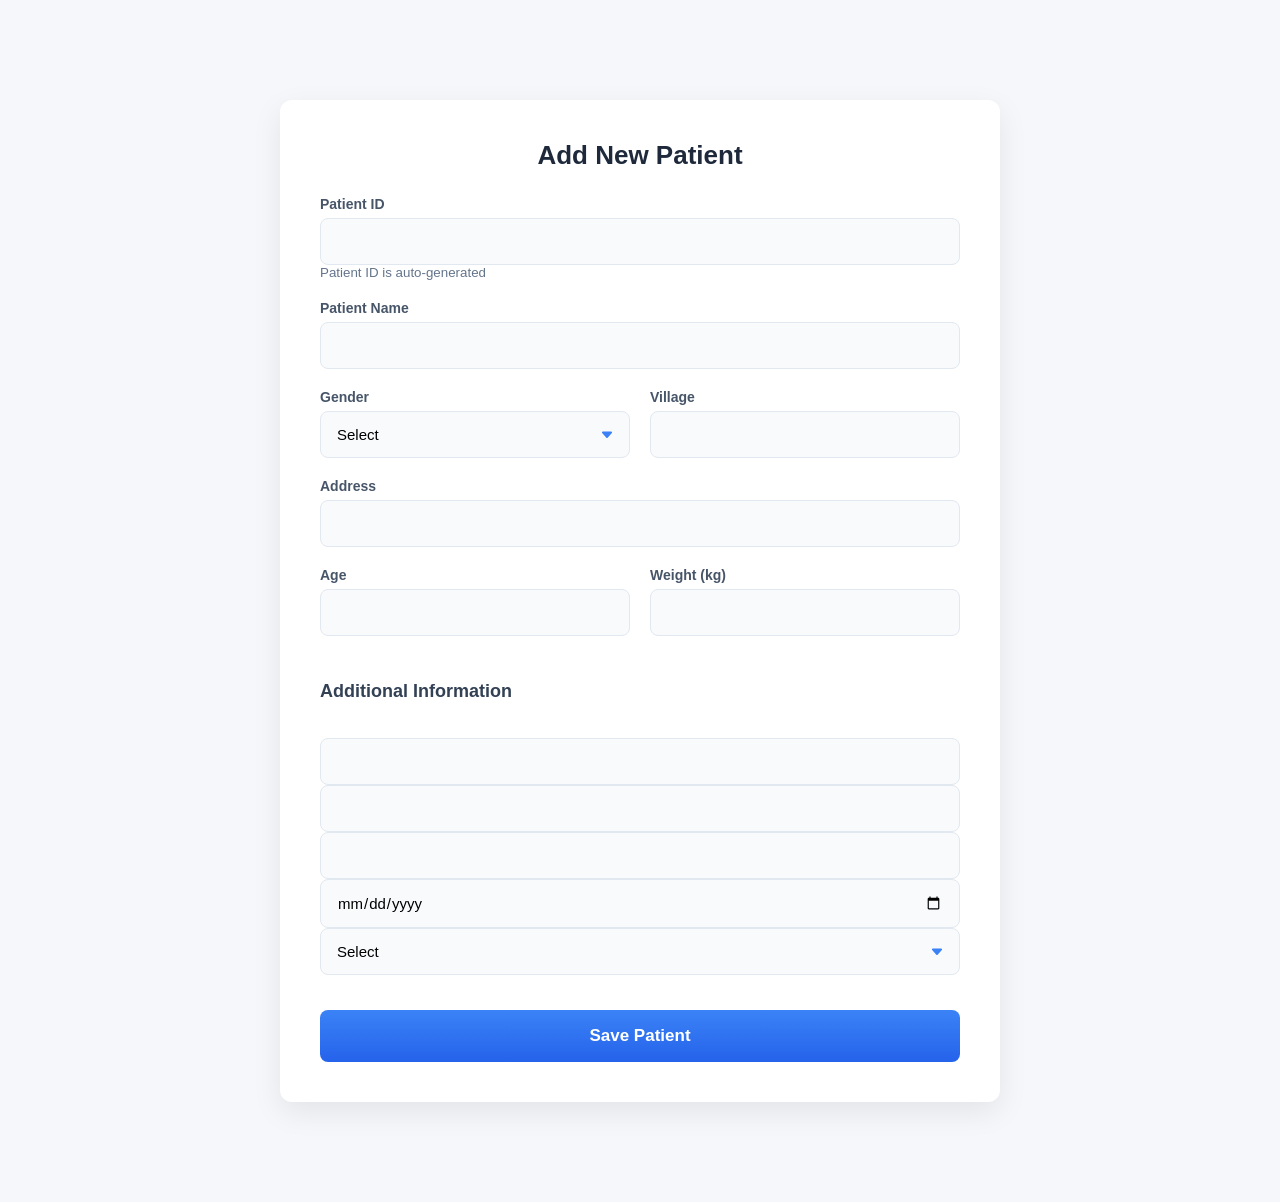
<file: SynerSence/src/main/resources/templates/add-patient.html>
<!DOCTYPE html>
<html xmlns:th="http://www.thymeleaf.org">
<head>
    <meta charset="UTF-8">
    <title>Add Patient</title>

    <style>
        * {
            margin: 0;
            padding: 0;
            box-sizing: border-box;
            font-family: 'Segoe UI', Tahoma, Geneva, Verdana, sans-serif;
        }

        body {
            background-color: #f5f7fa;
            color: #333;
        }

        .content {
            max-width: 720px;
            margin: 100px auto;
            background: #ffffff;
            padding: 40px;
            border-radius: 12px;
            box-shadow: 0 10px 30px rgba(0,0,0,0.08);
        }

        h2 {
            font-size: 26px;
            font-weight: 700;
            margin-bottom: 25px;
            color: #1e293b;
            text-align: center;
        }

        h3 {
            grid-column: span 2;
            margin: 25px 0 10px;
            font-size: 18px;
            color: #334155;
        }

        form {
            display: grid;
            grid-template-columns: repeat(2, 1fr);
            gap: 20px;
        }

        label {
            font-size: 14px;
            font-weight: 600;
            margin-bottom: 6px;
            display: block;
            color: #475569;
        }

        .form-group {
            display: flex;
            flex-direction: column;
        }

        .full-width {
            grid-column: span 2;
        }

        input, select {
            padding: 14px 16px;
            border: 1px solid #e2e8f0;
            border-radius: 8px;
            font-size: 15px;
            background-color: #f8fafc;
            transition: all 0.2s;
        }

        input:focus, select:focus {
            outline: none;
            border-color: #3b82f6;
            background-color: #ffffff;
            box-shadow: 0 0 0 3px rgba(59,130,246,0.15);
        }

        select {
            appearance: none;
            background-image: url("data:image/svg+xml,%3Csvg xmlns='http://www.w3.org/2000/svg' fill='%233b82f6' viewBox='0 0 16 16'%3E%3Cpath d='M7.247 11.14 2.451 5.658C1.885 5.013 2.345 4 3.204 4h9.592a1 1 0 0 1 .753 1.659l-4.796 5.48a1 1 0 0 1-1.506 0z'/%3E%3C/svg%3E");
            background-repeat: no-repeat;
            background-position: right 15px center;
            background-size: 14px;
            padding-right: 40px;
        }

        button {
            grid-column: span 2;
            margin-top: 15px;
            padding: 16px;
            font-size: 17px;
            font-weight: 600;
            color: #ffffff;
            background: linear-gradient(180deg, #3b82f6, #2563eb);
            border: none;
            border-radius: 8px;
            cursor: pointer;
            transition: all 0.2s;
        }

        button:hover {
            background: linear-gradient(180deg, #2563eb, #1d4ed8);
            transform: translateY(-2px);
            box-shadow: 0 6px 10px rgba(37,99,235,0.25);
        }

        @media (max-width: 768px) {
            form {
                grid-template-columns: 1fr;
            }

            .full-width {
                grid-column: span 1;
            }
        }
    </style>
        <link rel="manifest" href="/manifest.json">
    
</head>

<body>

<div class="content">

    <h2>Add New Patient</h2>

    <form th:action="@{/patients/save}" th:object="${patient}" method="post">

        <!-- BASIC INFO -->
        <div class="form-group full-width">
            <label>Patient ID</label>
            <input type="text" th:field="*{patientId}" readonly>
<small style="color:#64748b;">Patient ID is auto-generated</small>

        </div>

        <div class="form-group full-width">
            <label>Patient Name</label>
            <input type="text" th:field="*{patientName}" required>
        </div>

        <div class="form-group">
            <label>Gender</label>
            <select th:field="*{gender}">
                <option value="">Select</option>
                <option value="Male">Male</option>
                <option value="Female">Female</option>
            </select>
        </div>

        <div class="form-group">
            <label>Village</label>
            <input type="text" th:field="*{village}">
        </div>

        <div class="form-group full-width">
            <label>Address</label>
            <input type="text" th:field="*{address}">
        </div>

        	<div class="form-group">
    <label>Age</label>
    <input type="number" min="0" th:field="*{age}" required>
</div>

<div class="form-group">
    <label>Weight (kg)</label>
    <input type="number" step="0.1" th:field="*{weight}" required>
</div>

        <!-- CUSTOM FIELDS -->
        <h3>Additional Information</h3>

        <div th:each="field : ${customFields}" class="form-group full-width">

            <label th:text="${field.labelName}"></label>

            <!-- TEXT -->
            <input th:if="${field.dataType == 'TEXT'}"
                   type="text"
                   th:name="'custom_' + ${field.id}"
                   th:required="${field.mandatory}" />

            <!-- NUMBER -->
            <input th:if="${field.dataType == 'NUMBER'}"
                   type="number"
                   th:name="'custom_' + ${field.id}"
                   th:required="${field.mandatory}" />

            <!-- EMAIL -->
            <input th:if="${field.dataType == 'EMAIL'}"
                   type="email"
                   th:name="'custom_' + ${field.id}"
                   th:required="${field.mandatory}" />

            <!-- DATE -->
            <input th:if="${field.dataType == 'DATE'}"
                   type="date"
                   th:name="'custom_' + ${field.id}"
                   th:required="${field.mandatory}" />

            <!-- DROPDOWN -->
            <select th:if="${field.dataType == 'DROPDOWN'}"
                    th:name="'custom_' + ${field.id}"
                    th:required="${field.mandatory}">
                <option value="">Select</option>
                <option th:each="opt : ${#strings.arraySplit(field.options, ',')}"
                        th:value="${opt}"
                        th:text="${opt}">
                </option>
            </select>

        </div>

        <button type="submit">Save Patient</button>

    </form>

</div>
</body>
</html>
</file>
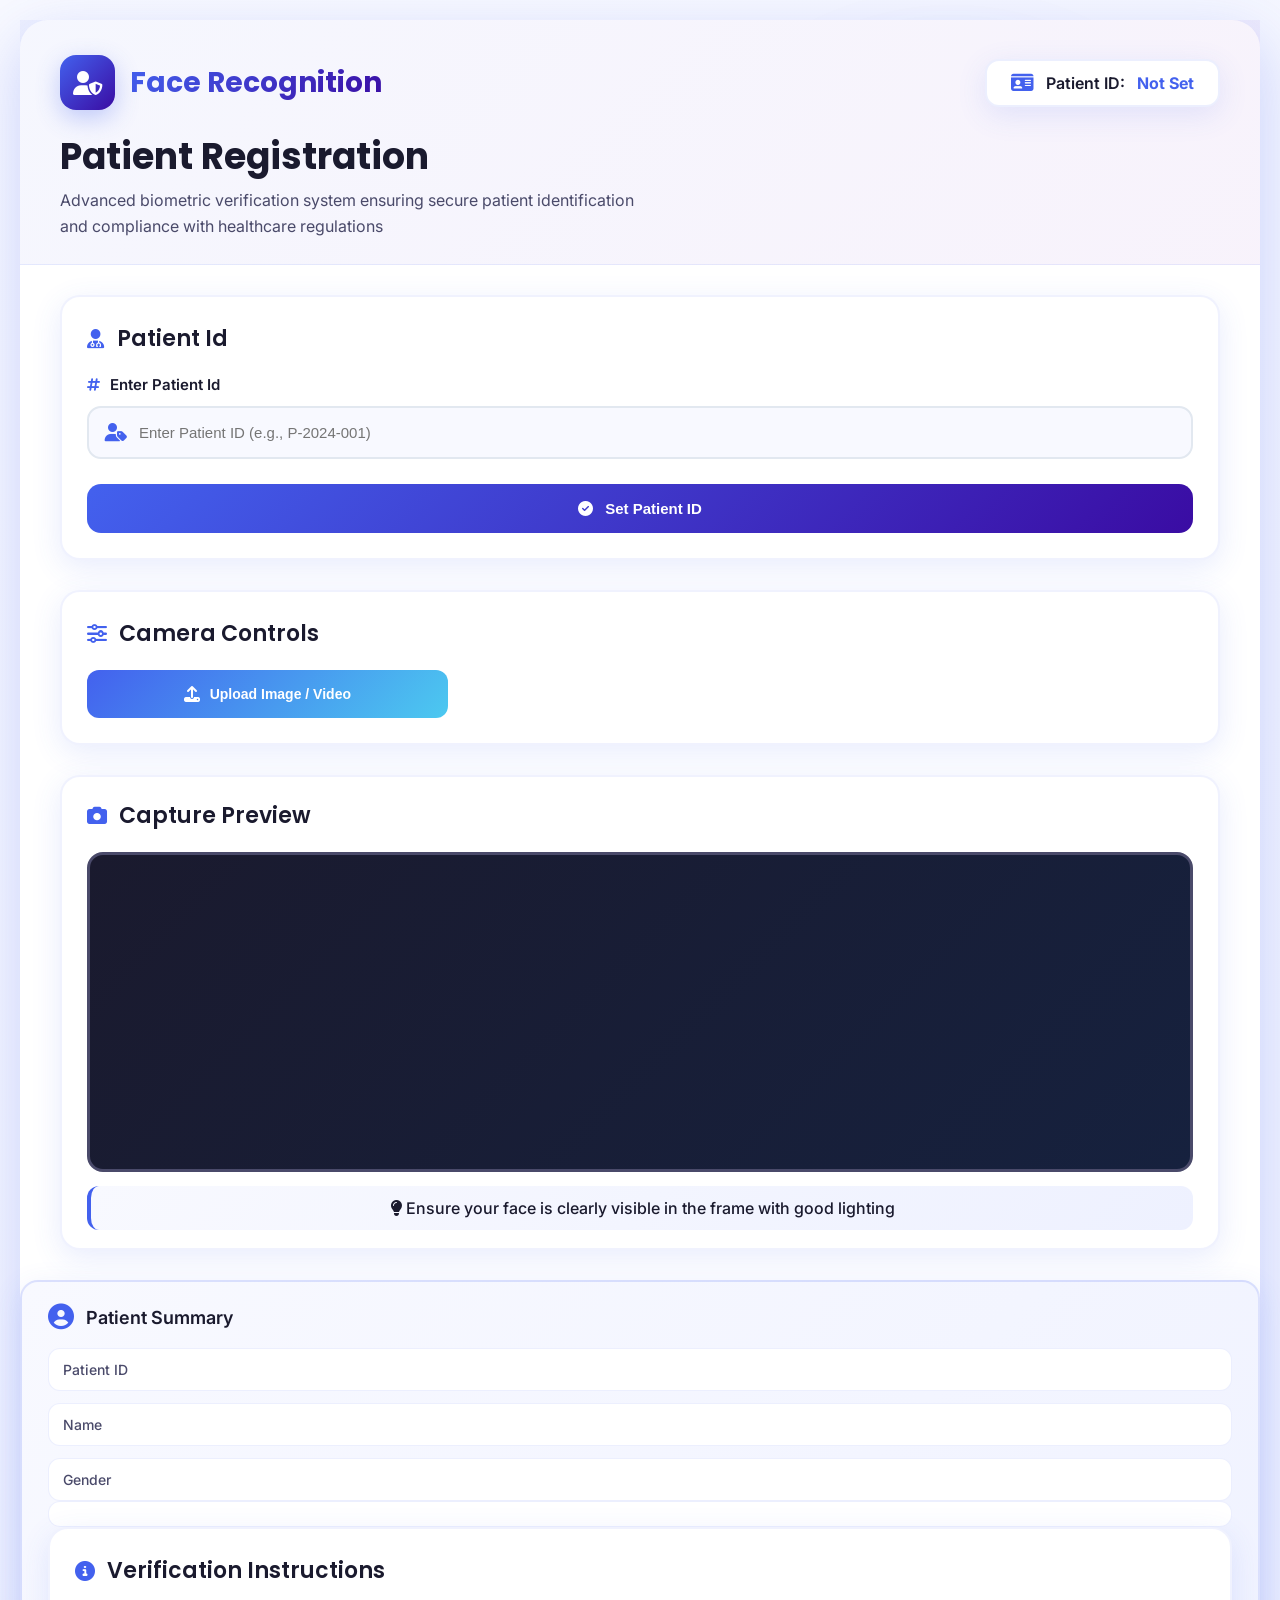
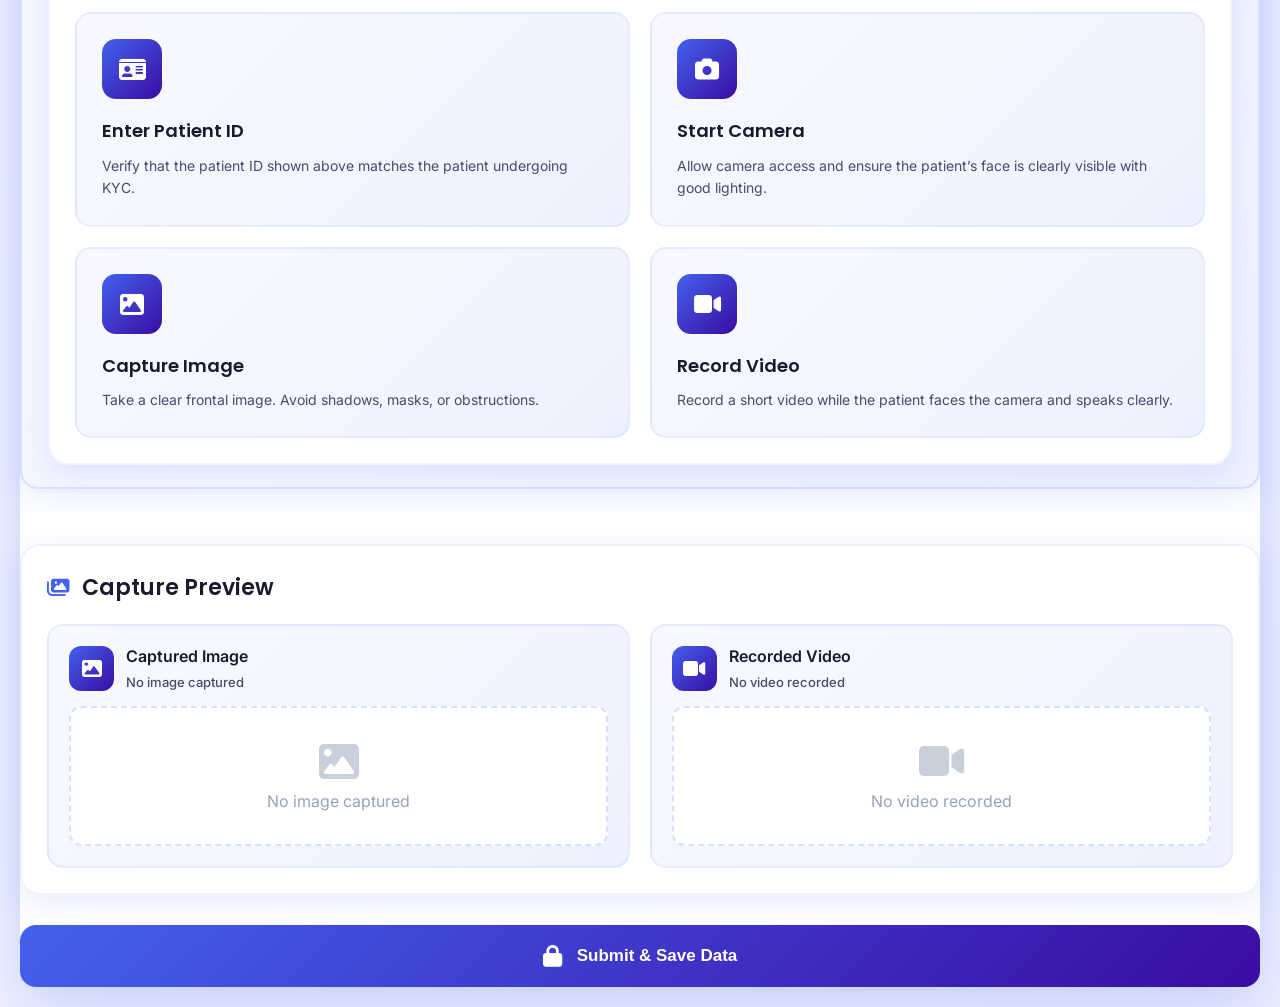
<file: SynerSence/src/main/resources/templates/kyc-camera.html>
<!DOCTYPE html>
<html lang="en">
<head>
    <meta charset="UTF-8">
    <meta name="viewport" content="width=device-width, initial-scale=1.0">
    <title>SecureKYC Pro | Patient Identity Verification</title>
    <link rel="stylesheet" href="https://cdnjs.cloudflare.com/ajax/libs/font-awesome/6.4.0/css/all.min.css">
    <link href="https://fonts.googleapis.com/css2?family=Inter:wght@300;400;500;600;700&family=Poppins:wght@400;500;600;700&display=swap" rel="stylesheet">
    <style>
        :root {
            --primary-gradient: linear-gradient(135deg, #4361ee 0%, #3a0ca3 100%);
            --secondary-gradient: linear-gradient(135deg, #7209b7 0%, #f72585 100%);
            --success-gradient: linear-gradient(135deg, #4cc9f0 0%, #4361ee 100%);
            --warning-gradient: linear-gradient(135deg, #f72585 0%, #b5179e 100%);
            --dark-bg: #0a0a2a;
            --card-bg: #ffffff;
            --glass-bg: rgba(255, 255, 255, 0.98);
            --text-primary: #1a1a2e;
            --text-secondary: #4a4a6a;
            --accent-blue: #4361ee;
            --accent-purple: #7209b7;
            --accent-pink: #f72585;
            --shadow-soft: 0 8px 30px rgba(67, 97, 238, 0.12);
            --shadow-medium: 0 15px 50px rgba(67, 97, 238, 0.18);
            --shadow-strong: 0 20px 60px rgba(67, 97, 238, 0.25);
        }

        * {
            margin: 0;
            padding: 0;
            box-sizing: border-box;
        }

        body {
            background: linear-gradient(135deg, #f8f9ff 0%, #eef1ff 100%);
            min-height: 100vh;
            font-family: 'Inter', sans-serif;
            display: flex;
            align-items: center;
            justify-content: center;
            padding: 20px;
            position: relative;
            overflow-x: hidden;
        }

        /* Animated Background */
        .background-effects {
            position: fixed;
            top: 0;
            left: 0;
            width: 100%;
            height: 100%;
            z-index: -1;
            overflow: hidden;
        }

        .gradient-blob {
            position: absolute;
            border-radius: 50%;
            filter: blur(60px);
            opacity: 0.15;
        }

        .blob-1 {
            width: 400px;
            height: 400px;
            background: var(--accent-blue);
            top: 10%;
            right: 10%;
            animation: float 25s infinite ease-in-out;
        }

        .blob-2 {
            width: 300px;
            height: 300px;
            background: var(--accent-purple);
            bottom: 10%;
            left: 10%;
            animation: float 30s infinite ease-in-out reverse;
        }

        @keyframes float {
            0%, 100% { transform: translate(0, 0) rotate(0deg); }
            33% { transform: translate(30px, -30px) rotate(120deg); }
            66% { transform: translate(-20px, 20px) rotate(240deg); }
        }

        /* Main Container - Perfect Grid */
        .main-container {
    display: flex;
    flex-direction: column;
    max-width: 1400px;
    width: 100%;
    background: white;
    border-radius: 28px;
    box-shadow: var(--shadow-strong);
}


        /* Left Panel - Full Height */
        .left-panel {
            background: linear-gradient(160deg, #f8f9ff 0%, #ffffff 100%);
            padding: 0;
            display: flex;
            flex-direction: column;
            height: 100%;
            border-right: 1px solid rgba(67, 97, 238, 0.1);
        }

        /* Right Panel - Full Height */
        .right-panel {
            background: linear-gradient(160deg, #ffffff 0%, #f8f9ff 100%);
            padding: 0;
            display: flex;
            flex-direction: column;
            height: 100%;
        }

        /* Header - Top Section */
        .header-section {
            padding: 35px 40px 25px;
            background: linear-gradient(135deg, rgba(67, 97, 238, 0.05) 0%, rgba(114, 9, 183, 0.05) 100%);
            border-bottom: 1px solid rgba(67, 97, 238, 0.1);
        }

        .logo-header {
            display: flex;
            align-items: center;
            justify-content: space-between;
            margin-bottom: 25px;
        }

        .logo-container {
            display: flex;
            align-items: center;
            gap: 15px;
        }

        .logo-icon {
            width: 55px;
            height: 55px;
            background: var(--primary-gradient);
            border-radius: 16px;
            display: flex;
            align-items: center;
            justify-content: center;
            font-size: 24px;
            color: white;
            box-shadow: 0 8px 25px rgba(67, 97, 238, 0.3);
        }

        .logo-text {
            font-family: 'Poppins', sans-serif;
            font-size: 28px;
            font-weight: 700;
            background: var(--primary-gradient);
            -webkit-background-clip: text;
            background-clip: text;
            color: transparent;
        }

        .patient-status {
            display: flex;
            align-items: center;
            gap: 12px;
            padding: 12px 24px;
            background: white;
            border-radius: 14px;
            box-shadow: var(--shadow-soft);
            border: 2px solid rgba(67, 97, 238, 0.1);
        }

        .status-icon {
            color: var(--accent-blue);
            font-size: 20px;
        }

        .status-text {
            font-weight: 600;
            color: var(--text-primary);
        }

        .status-value {
            font-weight: 700;
            color: var(--accent-blue);
        }

        .main-title {
            font-family: 'Poppins', sans-serif;
            font-size: 36px;
            font-weight: 700;
            color: var(--text-primary);
            margin-bottom: 10px;
            line-height: 1.2;
        }

        .main-subtitle {
            font-size: 16px;
            color: var(--text-secondary);
            line-height: 1.6;
            max-width: 600px;
        }

        /* Content Sections */
        .content-section {
            padding: 30px 40px;
            flex: 1;
            display: flex;
            flex-direction: column;
            gap: 30px;
        }

        .section-title {
            display: flex;
            align-items: center;
            gap: 12px;
            color: var(--text-primary);
            font-family: 'Poppins', sans-serif;
            font-size: 22px;
            font-weight: 600;
            margin-bottom: 20px;
        }

        .section-title i {
            color: var(--accent-blue);
            font-size: 20px;
        }

        /* Patient ID Section */
        .patient-id-section {
            background: white;
            border-radius: 20px;
            padding: 25px;
            box-shadow: var(--shadow-soft);
            border: 2px solid rgba(67, 97, 238, 0.08);
        }

        .input-group {
            margin-bottom: 25px;
        }

        .input-label {
            display: flex;
            align-items: center;
            gap: 10px;
            color: var(--text-primary);
            font-weight: 600;
            margin-bottom: 12px;
            font-size: 15px;
        }

        .input-label i {
            color: var(--accent-blue);
        }

        .input-with-icon {
            position: relative;
        }

        .input-with-icon input {
            width: 100%;
            padding: 16px 20px 16px 50px;
            border: 2px solid #e2e8f0;
            border-radius: 14px;
            font-size: 15px;
            color: var(--text-primary);
            background: #f8f9ff;
            transition: all 0.3s;
        }

        .input-with-icon input:focus {
            outline: none;
            border-color: var(--accent-blue);
            background: white;
            box-shadow: 0 0 0 4px rgba(67, 97, 238, 0.1);
        }

        .input-icon {
            position: absolute;
            left: 18px;
            top: 50%;
            transform: translateY(-50%);
            color: var(--accent-blue);
            font-size: 18px;
        }

        .btn-primary {
            background: var(--primary-gradient);
            color: white;
            border: none;
            padding: 16px;
            border-radius: 14px;
            font-size: 15px;
            font-weight: 600;
            cursor: pointer;
            display: flex;
            align-items: center;
            justify-content: center;
            gap: 12px;
            width: 100%;
            transition: all 0.3s;
            position: relative;
            overflow: hidden;
        }

        .btn-primary:hover {
            transform: translateY(-2px);
            box-shadow: 0 12px 30px rgba(67, 97, 238, 0.3);
        }

        /* Camera Controls */
        .camera-controls-section {
            background: white;
            border-radius: 20px;
            padding: 25px;
            box-shadow: var(--shadow-soft);
            border: 2px solid rgba(67, 97, 238, 0.08);
        }

        .controls-grid {
            display: grid;
            grid-template-columns: repeat(3, 1fr);
            gap: 12px;
        }

        .control-btn {
            padding: 16px;
            border: none;
            border-radius: 12px;
            font-size: 14px;
            font-weight: 600;
            cursor: pointer;
            display: flex;
            align-items: center;
            justify-content: center;
            gap: 10px;
            transition: all 0.3s;
            position: relative;
            overflow: hidden;
        }

        .control-btn i {
            font-size: 16px;
        }

        .btn-start {
            background: linear-gradient(135deg, #4361ee 0%, #4cc9f0 100%);
            color: white;
        }

        .btn-stop {
            background: linear-gradient(135deg, #f72585 0%, #b5179e 100%);
            color: white;
        }

        .btn-capture {
            background: linear-gradient(135deg, #7209b7 0%, #4361ee 100%);
            color: white;
        }

        .btn-record {
            background: linear-gradient(135deg, #4cc9f0 0%, #4361ee 100%);
            color: white;
        }

        .btn-stop-record {
            background: linear-gradient(135deg, #f72585 0%, #7209b7 100%);
            color: white;
        }

        .control-btn:hover {
            transform: translateY(-3px);
            box-shadow: 0 8px 20px rgba(0,0,0,0.15);
        }

        /* Camera Preview */
        .camera-preview-section {
    background: white;
    border-radius: 20px;
    padding: 22px 25px 18px;  /* ⬅ less bottom padding */
    box-shadow: var(--shadow-soft);
    border: 2px solid rgba(67, 97, 238, 0.08);
}


        .camera-frame {
    width: 100%;
    aspect-ratio: 16 / 9;          /* ✅ keeps perfect camera ratio */
    max-height: 320px;             /* ✅ prevents it from becoming too tall */
    background: linear-gradient(135deg, #1a1a2e 0%, #16213e 100%);
    border-radius: 16px;
    overflow: hidden;
    position: relative;
    margin-bottom: 14px;           /* 🔽 reduced spacing */
    border: 3px solid #4a4a6a;
}

        #video {
            width: 100%;
            height: 100%;
            object-fit: cover;
        }

        .camera-placeholder {
            display: flex;
            flex-direction: column;
            align-items: center;
            justify-content: center;
            height: 100%;
            color: #94a3b8;
        }

        .camera-placeholder i {
            font-size: 70px;
            margin-bottom: 20px;
            opacity: 0.6;
        }

       .camera-instruction {
    text-align: center;
    background: linear-gradient(135deg, #f8f9ff 0%, #eef1ff 100%);
    padding: 12px 16px;      /* ⬅ slimmer */
    border-radius: 12px;
    color: var(--text-primary);
    font-weight: 500;
    border-left: 4px solid var(--accent-blue);
}


        /* Right Panel Content */
        .instructions-section {
            background: white;
            border-radius: 20px;
            padding: 25px;
            box-shadow: var(--shadow-soft);
            border: 2px solid rgba(67, 97, 238, 0.08);
            height: 100%;
        }

        .instructions-grid {
            display: grid;
            grid-template-columns: repeat(2, 1fr);
            gap: 20px;
            margin-top: 25px;
        }

        .instruction-card {
            background: linear-gradient(135deg, #f8f9ff 0%, #eef1ff 100%);
            border-radius: 16px;
            padding: 25px;
            border: 2px solid rgba(67, 97, 238, 0.08);
            transition: all 0.3s;
            height: 100%;
        }

        .instruction-card:hover {
            transform: translateY(-5px);
            border-color: var(--accent-blue);
            box-shadow: var(--shadow-medium);
        }

        .instruction-icon {
            width: 60px;
            height: 60px;
            background: var(--primary-gradient);
            border-radius: 14px;
            display: flex;
            align-items: center;
            justify-content: center;
            font-size: 24px;
            color: white;
            margin-bottom: 20px;
        }

        .instruction-content h3 {
            font-family: 'Poppins', sans-serif;
            font-size: 18px;
            font-weight: 600;
            color: var(--text-primary);
            margin-bottom: 12px;
            line-height: 1.3;
        }

        .instruction-content p {
            font-size: 14px;
            color: var(--text-secondary);
            line-height: 1.6;
        }

        /* Preview Section */
        .preview-section {
            background: white;
            border-radius: 20px;
            padding: 25px;
            box-shadow: var(--shadow-soft);
            border: 2px solid rgba(67, 97, 238, 0.08);
            margin-top: 30px;
        }

        .preview-grid {
            display: grid;
            grid-template-columns: repeat(2, 1fr);
            gap: 20px;
            margin-top: 20px;
        }

        .preview-card {
            background: linear-gradient(135deg, #f8f9ff 0%, #eef1ff 100%);
            border-radius: 16px;
            padding: 20px;
            border: 2px solid rgba(67, 97, 238, 0.08);
            transition: all 0.3s;
        }

        .preview-card.active {
            border-color: var(--accent-blue);
            box-shadow: 0 10px 25px rgba(67, 97, 238, 0.15);
        }

        .preview-header {
            display: flex;
            align-items: center;
            gap: 12px;
            margin-bottom: 15px;
        }

        .preview-icon {
            width: 45px;
            height: 45px;
            background: var(--primary-gradient);
            border-radius: 12px;
            display: flex;
            align-items: center;
            justify-content: center;
            font-size: 20px;
            color: white;
        }

        .preview-title h4 {
            font-size: 16px;
            font-weight: 600;
            color: var(--text-primary);
            margin-bottom: 5px;
        }

        .preview-title span {
            font-size: 13px;
            color: var(--text-secondary);
            font-weight: 500;
        }

        .preview-content {
            height: 140px;
            background: white;
            border-radius: 12px;
            display: flex;
            align-items: center;
            justify-content: center;
            overflow: hidden;
            border: 2px dashed rgba(67, 97, 238, 0.2);
        }

        .preview-content img,
        .preview-content video {
            max-width: 100%;
            max-height: 100%;
            object-fit: contain;
        }

        .preview-placeholder {
            text-align: center;
            color: #94a3b8;
        }

        .preview-placeholder i {
            font-size: 40px;
            margin-bottom: 10px;
            opacity: 0.5;
        }

        /* Save Button */
        .save-section {
            margin-top: 30px;
        }

        .save-btn {
            background: var(--primary-gradient);
            color: white;
            border: none;
            padding: 20px;
            border-radius: 16px;
            font-size: 17px;
            font-weight: 700;
            cursor: pointer;
            display: flex;
            align-items: center;
            justify-content: center;
            gap: 15px;
            width: 100%;
            transition: all 0.3s;
            position: relative;
            overflow: hidden;
        }

        .save-btn:hover {
            transform: translateY(-3px);
            box-shadow: 0 15px 40px rgba(67, 97, 238, 0.35);
        }

        .save-btn i {
            font-size: 22px;
        }

        canvas {
            display: none;
        }

        /* Responsive Design */
        @media (max-width: 1200px) {
            .main-container {
                grid-template-columns: 1fr;
                max-width: 800px;
            }
            
            .instructions-grid,
            .preview-grid {
                grid-template-columns: 1fr;
            }
            
            .controls-grid {
                grid-template-columns: repeat(2, 1fr);
            }
        }

        @media (max-width: 768px) {
            .content-section {
                padding: 20px;
            }
            
            .header-section {
                padding: 25px 20px;
            }
            
            .main-title {
                font-size: 28px;
            }
            
            .logo-header {
                flex-direction: column;
                align-items: flex-start;
                gap: 15px;
            }
            
            .controls-grid {
                grid-template-columns: 1fr;
            }
        }

        @media (max-width: 480px) {
            .main-container {
                border-radius: 20px;
            }
            
            .section-title {
                font-size: 20px;
            }
            
            .instruction-card {
                padding: 20px;
            }
        }
        /* Patient Summary Card */
.patient-summary-card {
    background: linear-gradient(135deg, #f8f9ff 0%, #eef1ff 100%);
    border-radius: 18px;
    padding: 22px 26px;
    border: 2px solid rgba(67, 97, 238, 0.15);
    box-shadow: var(--shadow-soft);
    margin-bottom: 25px;
}

.summary-header {
    display: flex;
    align-items: center;
    gap: 12px;
    font-size: 18px;
    font-weight: 600;
    color: var(--text-primary);
    margin-bottom: 18px;
}

.summary-header i {
    font-size: 26px;
    color: var(--accent-blue);
}

.summary-body {
    display: flex;
    flex-direction: column;
    gap: 12px;
}

.summary-row {
    display: flex;
    justify-content: space-between;
    padding: 12px 14px;
    background: white;
    border-radius: 12px;
    font-size: 14px;
    border: 1px solid rgba(67, 97, 238, 0.1);
}

.summary-row .label {
    color: var(--text-secondary);
    font-weight: 500;
}

.summary-row .value {
    color: var(--text-primary);
    font-weight: 600;
}
    
/* ===============================
 Complaint Section Styling
=============================== */

.complaint-container {
    display: none;                     /* ✅ FIXED */
    grid-template-columns: 1fr 2.5fr;
    gap: 18px;
    margin-top: 35px;
    background: var(--glass-bg);
    padding: 20px;
    border-radius: 18px;
    box-shadow: var(--shadow-soft);
    border: 2px solid rgba(67, 97, 238, 0.08);
    height: 264px;
}

/* LEFT SIDE */
.complaint-list {
    display: flex;
    flex-direction: column;
}

.complaint-title {
    font-weight: 600;
    margin-bottom: 10px;
    color: var(--text-primary);
}

.complaint-scroll {
    height: 170px;
    overflow-y: auto;
    background: white;
    border-radius: 14px;
    padding: 10px;
    border: 1px solid rgba(67, 97, 238, 0.15);
}

.complaint-scroll label {
    display: block;
    padding: 8px 10px;
    font-size: 14px;
    border-radius: 8px;
    cursor: pointer;
    color: var(--text-secondary);
    transition: 0.2s ease;          /* ✅ smooth hover */
}

.complaint-scroll label:hover {
    background: #eef1ff;
    color: var(--accent-blue);
}

/* RIGHT SIDE */
.complaint-dropdowns {
    display: grid;
    grid-template-columns: repeat(4, 1fr);
    gap: 14px;
    align-items: start;              /* ✅ correct */
}

.dropdown-box {
    display: flex;
    flex-direction: column;
    gap: 6px;
}

.dropdown-box span {
    font-size: 13px;
    font-weight: 600;
    color: var(--text-primary);
}

.dropdown-box select,
.dropdown-box input {
    padding: 12px 14px;
    border-radius: 10px;
    border: 1.5px solid #dbe2ff;
    background: #f8f9ff;
    font-size: 14px;
    transition: 0.2s ease;          /* ✅ smooth focus */
}

.dropdown-box select:focus,
.dropdown-box input:focus {
    outline: none;
    border-color: var(--accent-blue);
    background: white;
}

/* Full width bottom section */
.bottom-complaint-wrapper {
    grid-column: 1 / -1;
    padding: 20px 0 0;              /* ✅ reduced padding */
}

/* RESPONSIVE */
@media (max-width: 900px) {
    .complaint-container {
        grid-template-columns: 1fr;
    }

    .complaint-dropdowns {
        grid-template-columns: 1fr 1fr;
    }
}

@media (max-width: 500px) {
    .complaint-dropdowns {
        grid-template-columns: 1fr;
    }
}
/* Bottom button wrapper */
.bottom-action {
    grid-column: 1 / -1;              /* full width */
    display: flex;
    justify-content: flex-end;        /* right aligned */
    margin-top: 25px;
}

/* Designer Button */
.generate-btn {
    display: flex;
    align-items: center;
    gap: 10px;

    padding: 14px 28px;
    font-size: 15px;
    font-weight: 600;

    border: none;
    border-radius: 14px;

    color: white;
    cursor: pointer;

    background: linear-gradient(135deg, #4361ee, #3a0ca3);
    box-shadow: 0 10px 25px rgba(67, 97, 238, 0.35);

    transition: all 0.3s ease;
    position: relative;
    margin-top: 21px;
    top: 35px;
    right: 68px;
    margin-bottom: 7px;
}

/* Hover */
.generate-btn:hover {
    transform: translateY(-3px);
    box-shadow: 0 15px 35px rgba(67, 97, 238, 0.45);
    background: linear-gradient(135deg, #3a0ca3, #4361ee);
}

/* Active (click) */
.generate-btn:active {
    transform: scale(0.97);
}

/* Icon size */
.generate-btn i {
    font-size: 18px;
}
/* TEMPORARY: Disable camera buttons */
.camera-disabled .btn-start,
.camera-disabled .btn-stop,
.camera-disabled .btn-capture,
.camera-disabled .btn-record,
.camera-disabled .btn-stop-record {
    display: none;
}
.btn-upload {
    background: linear-gradient(135deg, #4361ee 0%, #4cc9f0 100%);
    color: white;
}

 
    </style>
</head>
<body>
 
    <!-- Background Effects -->
    <div class="background-effects">
        <div class="gradient-blob blob-1"></div>
        <div class="gradient-blob blob-2"></div>
    </div>

    <!-- Main Container -->
    <div class="main-container">
    	 
            <!-- Header -->
            <div class="header-section">
                <div class="logo-header">
                    <div class="logo-container">
                        <div class="logo-icon">
                            <i class="fas fa-user-shield"></i>
                        </div>
                        <div class="logo-text">Face Recognition</div>
                    </div>
                    
                    <div class="patient-status">
                        <i class="fas fa-id-card status-icon"></i>
                        <span class="status-text">Patient ID:</span>
                        <span class="status-value" id="currentPatientId">Not Set</span>
                    </div>
                </div>
                
                <h1 class="main-title">Patient Registration</h1>
                <p class="main-subtitle">Advanced biometric verification system ensuring secure patient identification and compliance with healthcare regulations</p>
            </div>

            <!-- Content -->
            <div class="content-section">
                <!-- Patient ID Section -->
                <div class="patient-id-section">
                    <h2 class="section-title">
                        <i class="fas fa-user-md"></i>
                        Patient Id
                    </h2>
                    
                    <div class="input-group">
                        <div class="input-label">
                            <i class="fas fa-hashtag"></i>
                            <span>Enter Patient Id</span>
                        </div>
                        <div class="input-with-icon">
                            <i class="fas fa-user-tag input-icon"></i>
                            <input type="text" id="patientId" placeholder="Enter Patient ID (e.g., P-2024-001)">
                        </div>
                    </div>
                    
                    <button class="btn-primary" onclick="setPatientId()">
                        <i class="fas fa-check-circle"></i>
                        Set Patient ID
                    </button>
                </div>

                <!-- Camera Controls -->
                <div class="camera-controls-section">
                    <h2 class="section-title">
                        <i class="fas fa-sliders-h"></i>
                        Camera Controls
                    </h2>
                    
                    <div class="controls-grid camera-disabled">
<!--                     <button class="control-btn btn-capture" onclick="triggerUpload()">
 -->  
 <button class="control-btn btn-upload" onclick="triggerUpload()">
 
   <i class="fas fa-upload"></i>
    Upload Image / Video
</button>

<input type="file"
       id="uploadInput"
       accept="image/*,video/*"
       style="display:none"
       onchange="handleUpload(event)">
                    
                        <button class="control-btn btn-start" onclick="startCamera()">
                            <i class="fas fa-video"></i>
                            Start Camera
                        </button>
                        <button class="control-btn btn-stop" onclick="stopCamera()">
                            <i class="fas fa-stop"></i>
                            Stop Camera
                        </button>
                        <button class="control-btn btn-capture" onclick="captureImage()">
                            <i class="fas fa-camera"></i>
                            Capture Image
                        </button>
                        <button class="control-btn btn-record" onclick="startVideo()">
                            <i class="fas fa-circle"></i>
                            Start Recording
                        </button>
                        <button class="control-btn btn-stop-record" onclick="stopVideo()">
                            <i class="fas fa-stop-circle"></i>
                            Stop Recording
                        </button>
                        
                    </div>
                </div>

                <!-- Camera Preview -->
                <div class="camera-preview-section">
                    <h2 class="section-title">
                        <i class="fas fa-camera"></i>
                        Capture Preview
                    </h2>
                    
                    <div class="camera-frame">
                        <video id="video" autoplay muted></video>
                        <div class="camera-placeholder" id="cameraPlaceholder">
                            <i class="fas fa-video"></i>
                            <p>Camera feed will appear here</p>
                        </div>
                    </div>
                    
                    <div class="camera-instruction">
                        <i class="fas fa-lightbulb"></i>
                        Ensure your face is clearly visible in the frame with good lighting
                    </div>
                </div>
            </div>
        

       <!-- Right Panel -->

        <!-- Patient Summary Card -->
        <div class="patient-summary-card" th:if="${patient != null}">
            <div class="summary-header">
                <i class="fas fa-user-circle"></i>
                <span>Patient Summary</span>
            </div>

            <div class="summary-body">
                <div class="summary-row">
                    <span class="label">Patient ID</span>
                    <span class="value" th:text="${patient.patientId}"></span>
                </div>
                <div class="summary-row">
                    <span class="label">Name</span>
                    <span class="value" th:text="${patient.patientName}"></span>
                </div>
                <div class="summary-row">
                    <span class="label">Gender</span>
                    <span class="value" th:text="${patient.gender}"></span>
                </div>
                
            </div>
            
            <!-- Dynamic Patient Fields -->
<div th:if="${dynamicFields != null}">
    <div th:each="entry : ${dynamicFields}">
        <div class="summary-row">
            <span class="label" th:text="${entry.key}"></span>
            <span class="value" th:text="${entry.value}"></span>
        </div>
    </div>
</div>
            
    
        

        <!-- Instructions -->
        <div class="instructions-section">
            <h2 class="section-title">
                <i class="fas fa-info-circle"></i>
                Verification Instructions
            </h2>

            <div class="instructions-grid">
                <div class="instruction-card">
                    <div class="instruction-icon">
                        <i class="fas fa-id-card"></i>
                    </div>
                    <div class="instruction-content">
                        <h3>Enter Patient ID</h3>
                        <p>Verify that the patient ID shown above matches the patient undergoing KYC.</p>
                    </div>
                </div>

                <div class="instruction-card">
                    <div class="instruction-icon">
                        <i class="fas fa-camera"></i>
                    </div>
                    <div class="instruction-content">
                        <h3>Start Camera</h3>
                        <p>Allow camera access and ensure the patient’s face is clearly visible with good lighting.</p>
                    </div>
                </div>

                <div class="instruction-card">
                    <div class="instruction-icon">
                        <i class="fas fa-image"></i>
                    </div>
                    <div class="instruction-content">
                        <h3>Capture Image</h3>
                        <p>Take a clear frontal image. Avoid shadows, masks, or obstructions.</p>
                    </div>
                </div>

                <div class="instruction-card">
                    <div class="instruction-icon">
                        <i class="fas fa-video"></i>
                    </div>
                    <div class="instruction-content">
                        <h3>Record Video</h3>
                        <p>Record a short video while the patient faces the camera and speaks clearly.</p>
                    </div>
                </div>
            </div>
          </div>
        </div>

       
       
                <!-- Preview Section -->
                <div class="preview-section">
                    <h2 class="section-title">
                        <i class="fas fa-images"></i>
                        Capture Preview
                    </h2>
                    
                    <div class="preview-grid">
                        <div class="preview-card" id="imagePreviewCard">
                            <div class="preview-header">
                                <div class="preview-icon">
                                    <i class="fas fa-image"></i>
                                </div>
                                <div class="preview-title">
                                    <h4>Captured Image</h4>
                                    <span id="imageStatus">No image captured</span>
                                </div>
                            </div>
                            <div class="preview-content" id="imagePreview">
                                <div class="preview-placeholder">
                                    <i class="fas fa-image"></i>
                                    <p>No image captured</p>
                                </div>
                            </div>
                        </div>
                        
                        <div class="preview-card" id="videoPreviewCard">
                            <div class="preview-header">
                                <div class="preview-icon">
                                    <i class="fas fa-video"></i>
                                </div>
                                <div class="preview-title">
                                    <h4>Recorded Video</h4>
                                    <span id="videoStatus">No video recorded</span>
                                </div>
                            </div>
                            <div class="preview-content" id="videoPreview">
                                <div class="preview-placeholder">
                                    <i class="fas fa-video"></i>
                                    <p>No video recorded</p>
                                </div>
                            </div>
                        </div>
                    </div>
                </div>

                <!-- Save Button -->
<div class="save-section">
    <button class="save-btn" onclick="saveKyc()">
        <i class="fas fa-lock"></i>
        Submit & Save Data
    </button>
</div>

<!-- ===============================
Complaint Details Container
=============================== -->

<div class="complaint-container">

    <!-- LEFT: Scrollable Complaint List -->
    <div class="complaint-list">
        <div class="complaint-title">Complaints</div>
       <div class="complaint-scroll" id="complaintScroll">     
        </div>
    </div>

    <!-- RIGHT: Horizontal Dropdowns -->
    <div class="complaint-dropdowns">

        <div class="dropdown-box">
            <span>Frequency</span>
            <select>
                <option>Hrs</option>
                <option>Daily</option>
                <option>Weekly</option>
                <option>Monthly</option>
                <option>Yearly</option>
            </select>
        </div>

        <div class="dropdown-box">
            <span>Severity</span>
            <select>
                <option>Low</option>
                <option>Medium</option>
                <option>Moderate</option>
                <option>High</option>
                <option>Extremely High</option>
            </select>
        </div>

        <div class="dropdown-box">
            <span>Duration</span>
            <select>
                <option>Days</option>
                <option>Weeks</option>
                <option>Months</option>
                <option>Year</option>
            </select>
        </div>

        <div class="dropdown-box">
            <span>Date</span>
            <input type="date">
        </div>

        <!-- ✅ Doctor Detail Textbox -->
        <div class="dropdown-box full-width">
            <span>Doctor Detail</span>
            <input type="text" placeholder="Dr. Name, Qualification">
        </div>

        <!-- ✅ Styled Button -->
        <form action="/prescription" method="get" class="btn-area">
            <input type="hidden" name="patientId" th:value="${patient.patientId}">
            <div class="bottom-action">
    <button type="submit" class="generate-btn">
        <i class="fa-solid fa-file-prescription"></i>
        Generate Prescription
    </button>
</div>

        </form>

    </div>

</div>


    <canvas id="canvas"></canvas>
    
   
    <script th:inline="javascript">
    const complaintsPool1 = [
        "Chronic Constipation",
        "Lower Back Pain",
        "Heat in Body",
        "Nose Block",
        "Sinus"
        ];
    const complaintsPool2 = [
        "Low appelite",
        "Hair fall",
        "Testless Mouth",
        "Low energy"
        ];
    const complaintsPool3 = [
        "Low appelite",
        "acidity",
        "Testless Mouth",
        "No weight gain"
        ];
    const complaintsPool4 = [
        "Fequent Uti ",
        "Leg pain",
        "Feel lessy",
        "low energy"
        ];
 // ✅ ALL POOLS TOGETHER
    const allComplaintPools = [
        complaintsPool1,
        complaintsPool2,
        complaintsPool3,
        complaintsPool4
    ];

    function loadRandomComplaints() {
        const container = document.getElementById("complaintScroll");
        if (!container) return;

        container.innerHTML = "";

        // ✅ Pick random pool
        const randomPool =
            allComplaintPools[Math.floor(Math.random() * allComplaintPools.length)];

        randomPool.forEach(item => {
            const label = document.createElement("label");
            label.textContent = item;
            container.appendChild(label);
        });
    }
    
document.addEventListener("DOMContentLoaded", () => {
    // ===== GLOBAL VARIABLES =====
    let stream;
    let mediaRecorder;
    let recordedChunks = [];
    let imageBase64 = "";
    let videoBase64 = "";
    let currentPatientId = "";  // must be global
    let isRecording = false;

    const video = document.getElementById("video");
    const canvas = document.getElementById("canvas");
    const ctx = canvas.getContext("2d");
    const cameraPlaceholder = document.getElementById("cameraPlaceholder");
    const imagePreview = document.getElementById("imagePreview");
    const videoPreview = document.getElementById("videoPreview");
    const currentPatientIdElement = document.getElementById("currentPatientId");
    const imageStatusElement = document.getElementById("imageStatus");
    const videoStatusElement = document.getElementById("videoStatus");
    const imagePreviewCard = document.getElementById("imagePreviewCard");
    const videoPreviewCard = document.getElementById("videoPreviewCard");

    // ===== THYMELEAF PATIENT ID AUTO SET =====
    const patientIdFromServer = /*[[${patientId}]]*/ null;
    if (patientIdFromServer) {
        currentPatientId = patientIdFromServer;
        document.getElementById("patientId").value = patientIdFromServer;
        currentPatientIdElement.innerText = patientIdFromServer;

        const setBtn = document.querySelector(".btn-primary");
        if (setBtn) setBtn.style.display = "none";
    }

    // ===== FUNCTIONS =====

    function setPatientId() {
        const patientIdInput = document.getElementById("patientId");
        const patientId = patientIdInput.value.trim();
        if (!patientId) {
            showNotification("Please enter a Patient ID", "warning");
            return;
        }
        currentPatientId = patientId;
        currentPatientIdElement.textContent = patientId;

        const statusElement = document.querySelector('.patient-status');
        if (statusElement) {
            statusElement.style.transform = 'scale(1.05)';
            setTimeout(() => statusElement.style.transform = 'scale(1)', 300);
        }

        showNotification(`Patient ID set to: ${patientId}`, "success");
    }

    function startCamera() {
        if (!currentPatientId) {
            showNotification("Please set Patient ID first", "warning");
            return;
        }
        navigator.mediaDevices.getUserMedia({ 
            video: { width: { ideal: 1280 }, height: { ideal: 720 }, facingMode: 'user' }, 
            audio: true 
        })
        .then(s => {
            stream = s;
            video.srcObject = stream;
            video.style.display = "block";
            cameraPlaceholder.style.display = "none";

            const cameraFrame = document.querySelector('.camera-frame');
            if (cameraFrame) {
                cameraFrame.style.borderColor = '#4361ee';
                cameraFrame.style.transform = 'scale(1.02)';
                setTimeout(() => cameraFrame.style.transform = 'scale(1)', 300);
            }

            showNotification("Camera started successfully", "success");
        })
        .catch(err => {
            showNotification("Camera access denied! Please allow permissions.", "error");
            console.error(err);
        });
    }

    function stopCamera() {
        if (stream) {
            stream.getTracks().forEach(track => track.stop());
            video.srcObject = null;
            video.style.display = "none";
            cameraPlaceholder.style.display = "flex";

            const cameraFrame = document.querySelector('.camera-frame');
            if (cameraFrame) cameraFrame.style.borderColor = '';

            showNotification("Camera stopped", "info");
        }
    }

    function captureImage() {
        if (!stream) {
            showNotification("Start camera first", "warning");
            return;
        }

        const cameraFrame = document.querySelector('.camera-frame');
        if (cameraFrame) {
            cameraFrame.style.filter = 'brightness(1.5)';
            setTimeout(() => cameraFrame.style.filter = 'brightness(1)', 300);
        }

        canvas.width = video.videoWidth;
        canvas.height = video.videoHeight;
        ctx.drawImage(video, 0, 0);
        imageBase64 = canvas.toDataURL("image/png", 0.9);

        imagePreview.innerHTML = `<img src="${imageBase64}" alt="Captured Image">`;
        imagePreviewCard.classList.add('active');

        imageStatusElement.textContent = "Image captured ✓";
        showNotification("Image captured successfully", "success");
    }

    function startVideo() {
        if (!stream) {
            showNotification("Start camera first", "warning");
            return;
        }
        recordedChunks = [];
        mediaRecorder = new MediaRecorder(stream);
        mediaRecorder.ondataavailable = e => recordedChunks.push(e.data);
        mediaRecorder.start();
        isRecording = true;

        const recordBtn = document.querySelector('.btn-record');
        if (recordBtn) {
            recordBtn.innerHTML = '<i class="fas fa-circle" style="color:#f72585"></i> Recording...';
            recordBtn.style.background = 'linear-gradient(135deg, #f72585 0%, #b5179e 100%)';
        }
        videoStatusElement.textContent = "Recording...";
        showNotification("Video recording started", "info");
    }

    function stopVideo() {
        if (mediaRecorder && isRecording) {
            mediaRecorder.stop();
            mediaRecorder.onstop = () => {
                const blob = new Blob(recordedChunks, { type: "video/webm" });
                const reader = new FileReader();
                reader.onloadend = () => {
                    videoBase64 = reader.result;
                    videoPreview.innerHTML = `<video controls><source src="${videoBase64}" type="video/webm"></video>`;
                    videoPreviewCard.classList.add('active');

                    const recordBtn = document.querySelector('.btn-record');
                    if (recordBtn) {
                        recordBtn.innerHTML = '<i class="fas fa-circle"></i> Start Recording';
                        recordBtn.style.background = '';
                    }

                    videoStatusElement.textContent = "Video recorded ✓";
                    showNotification("Video recorded successfully", "success");
                };
                reader.readAsDataURL(blob);
            };
            isRecording = false;
        }
    }

    function saveKyc() {
        /* if (!currentPatientId) return showNotification("Please set Patient ID first", "warning");
        if (!imageBase64) return showNotification("Please capture an image before saving", "warning");
 */
        const saveBtn = document.querySelector(".save-btn");
        const originalText = saveBtn.innerHTML;
        saveBtn.innerHTML = '<i class="fas fa-spinner fa-spin"></i> Securing Data...';
        saveBtn.disabled = true;

        setTimeout(() => {
            fetch("/api/kyc/save", {
                method: "POST",
                headers: { "Content-Type": "application/json" },
                body: JSON.stringify({ patientId: currentPatientId, imageBase64, videoBase64 })
            })
            .then(res => res.ok ? res.text() : Promise.reject("Server error"))
            .then(msg => {
                showNotification("KYC data saved successfully!", "success");

                loadRandomComplaints();
                
                const complaintSection = document.querySelector('.complaint-container');
                if (complaintSection) {
                    complaintSection.style.display = "grid";
                    complaintSection.scrollIntoView({ behavior: "smooth", block: "start" });
                    complaintSection.style.opacity = "0";
                    complaintSection.style.transform = "translateY(20px)";
                    setTimeout(() => {
                        complaintSection.style.transition = "all 0.4s ease";
                        complaintSection.style.opacity = "1";
                        complaintSection.style.transform = "translateY(0)";
                    }, 100);
                }
            })
            .catch(err => {
                showNotification("Failed to save KYC data. Please try again.", "error");
                console.error(err);
            })
            .finally(() => {
                saveBtn.innerHTML = originalText;
                saveBtn.disabled = false;
            });
        }, 1500);
    }

    function showNotification(message, type) {
        const notification = document.createElement('div');
        notification.className = 'notification';
        let icon = 'info-circle', color = '#4361ee';

        switch(type){
            case 'success': icon='check-circle'; color='#4cc9f0'; break;
            case 'error': icon='exclamation-circle'; color='#f72585'; break;
            case 'warning': icon='exclamation-triangle'; color='#7209b7'; break;
        }

        notification.innerHTML = `<i class="fas fa-${icon}"></i><span>${message}</span>`;
        notification.style.cssText = `
            position: fixed; top: 20px; right: 20px;
            background: white; color: ${color};
            padding: 18px 25px; border-radius: 14px;
            display: flex; align-items: center; gap: 12px;
            box-shadow: 0 15px 40px rgba(0,0,0,0.15);
            z-index: 10000; font-weight: 600;
            border: 2px solid ${color}20;
            animation: slideIn 0.3s ease-out;
        `;
        document.body.appendChild(notification);
        setTimeout(() => {
            notification.style.animation = 'slideOut 0.3s ease-out forwards';
            setTimeout(() => notification.remove(), 300);
        }, 3000);
    }

    // Add slide animations
    const style = document.createElement('style');
    style.textContent = `
        @keyframes slideIn { from { transform: translateX(100%); opacity: 0; } to { transform: translateX(0); opacity: 1; } }
        @keyframes slideOut { from { transform: translateX(0); opacity: 1; } to { transform: translateX(100%); opacity: 0; } }
    `;
    document.head.appendChild(style);

    // Expose functions globally
    window.setPatientId = setPatientId;
    window.startCamera = startCamera;
    window.stopCamera = stopCamera;
    window.captureImage = captureImage;
    window.startVideo = startVideo;
    window.stopVideo = stopVideo;
    window.saveKyc = saveKyc;
});

function triggerUpload() {
    document.getElementById("uploadInput").click();
}

function handleUpload(event) {
    const file = event.target.files[0];
    if (!file) return;

    const fileType = file.type;

    // IMAGE UPLOAD
    if (fileType.startsWith("image/")) {
        const reader = new FileReader();
        reader.onload = () => {
            imageBase64 = reader.result;

            imagePreview.innerHTML = `<img src="${imageBase64}" alt="Uploaded Image">`;
            imagePreviewCard.classList.add("active");
            imageStatusElement.textContent = "Image uploaded ✓";

            showNotification("Image uploaded successfully", "success");
        };
        reader.readAsDataURL(file);
    }

    // VIDEO UPLOAD
    else if (fileType.startsWith("video/")) {
        const reader = new FileReader();
        reader.onload = () => {
            videoBase64 = reader.result;

            videoPreview.innerHTML = `
                <video controls>
                    <source src="${videoBase64}">
                </video>
            `;
            videoPreviewCard.classList.add("active");
            videoStatusElement.textContent = "Video uploaded ✓";

            showNotification("Video uploaded successfully", "success");
        };
        reader.readAsDataURL(file);
    }

    else {
        showNotification("Unsupported file type", "warning");
    }
}

</script>

    
</body>
</html>
</file>
